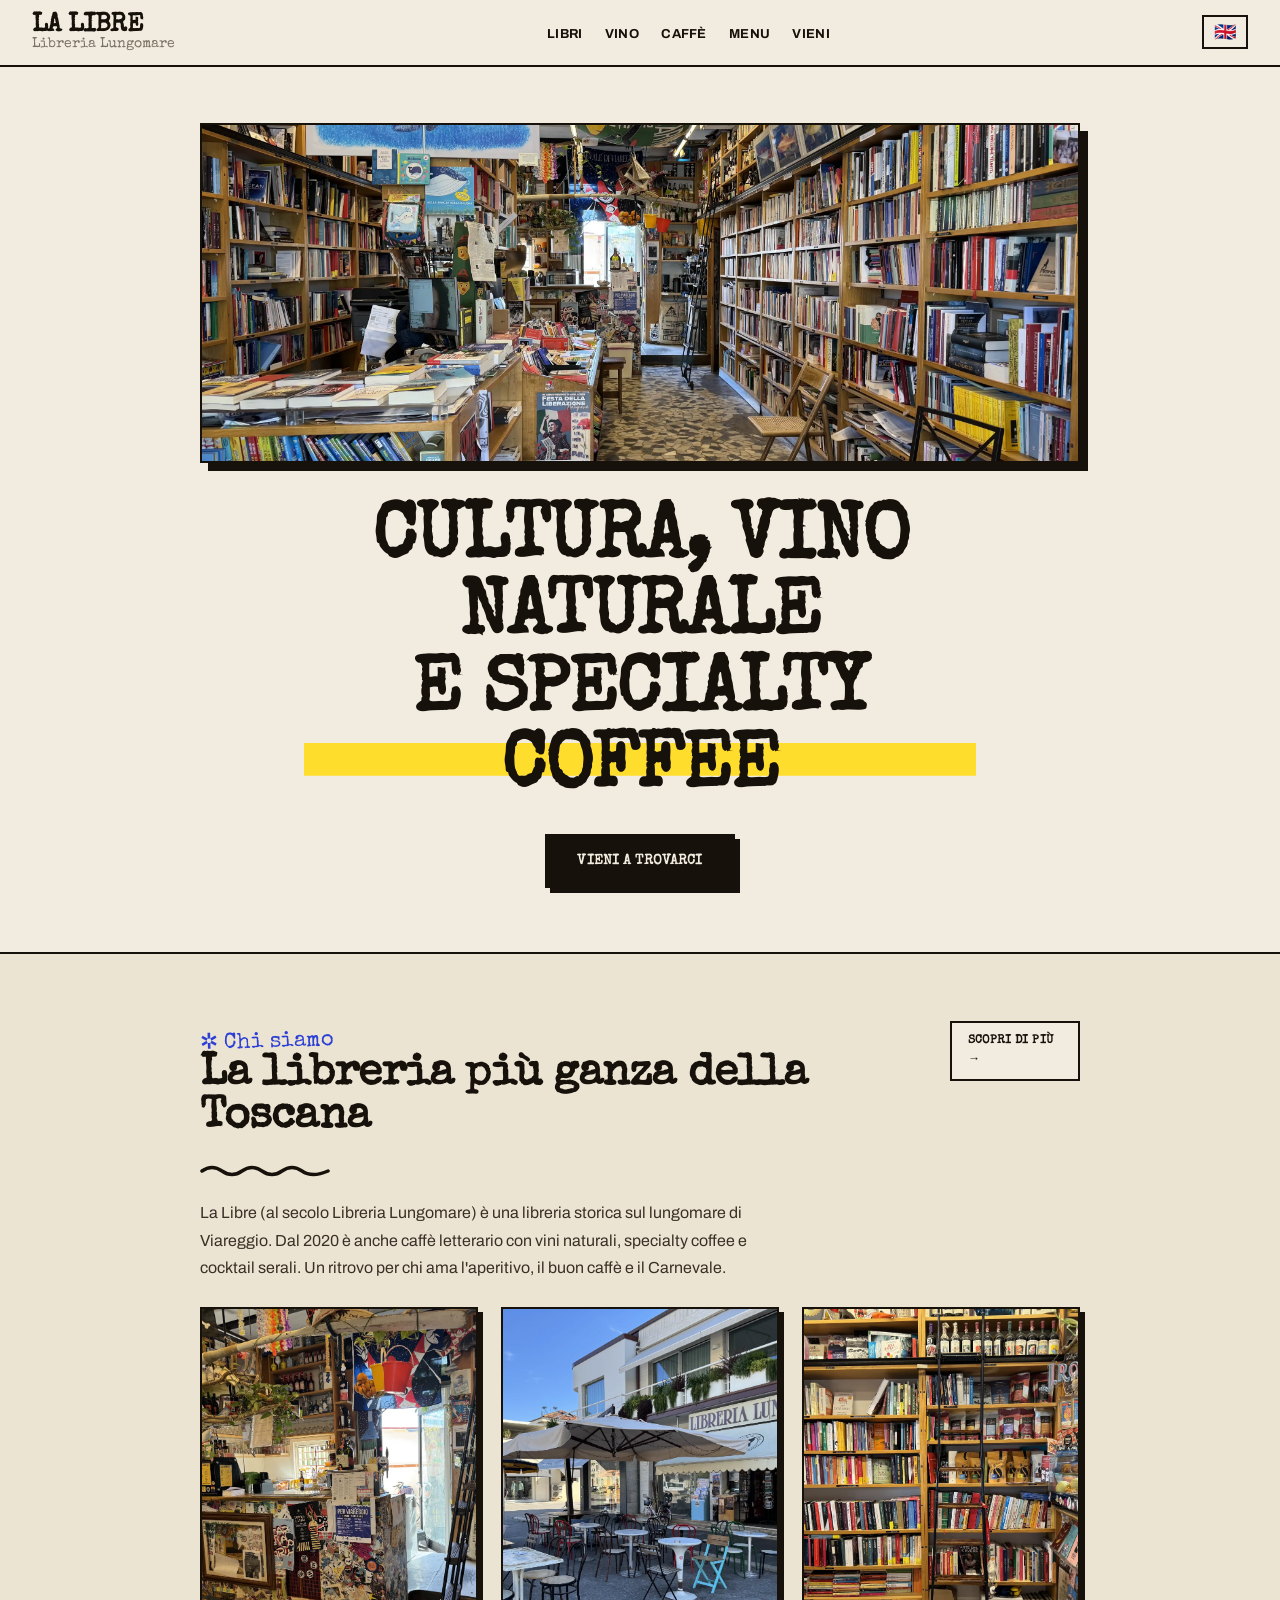
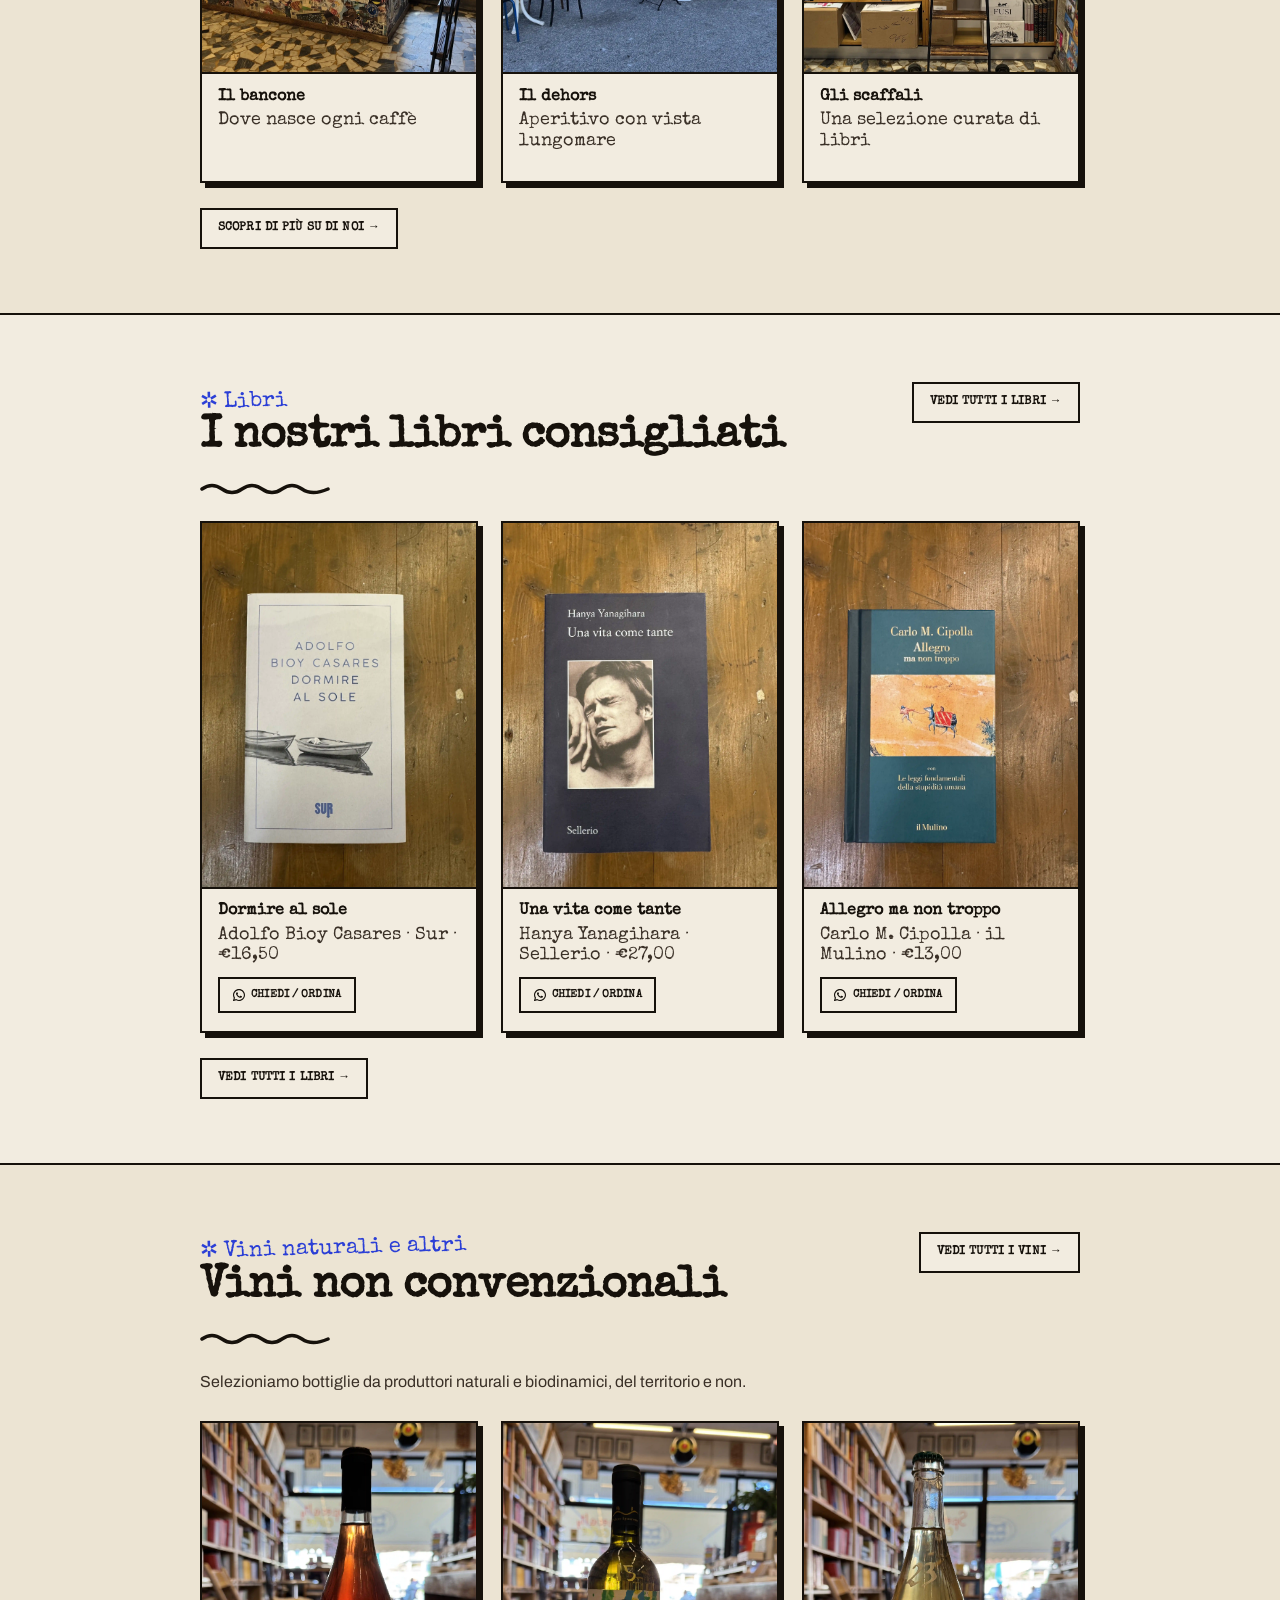
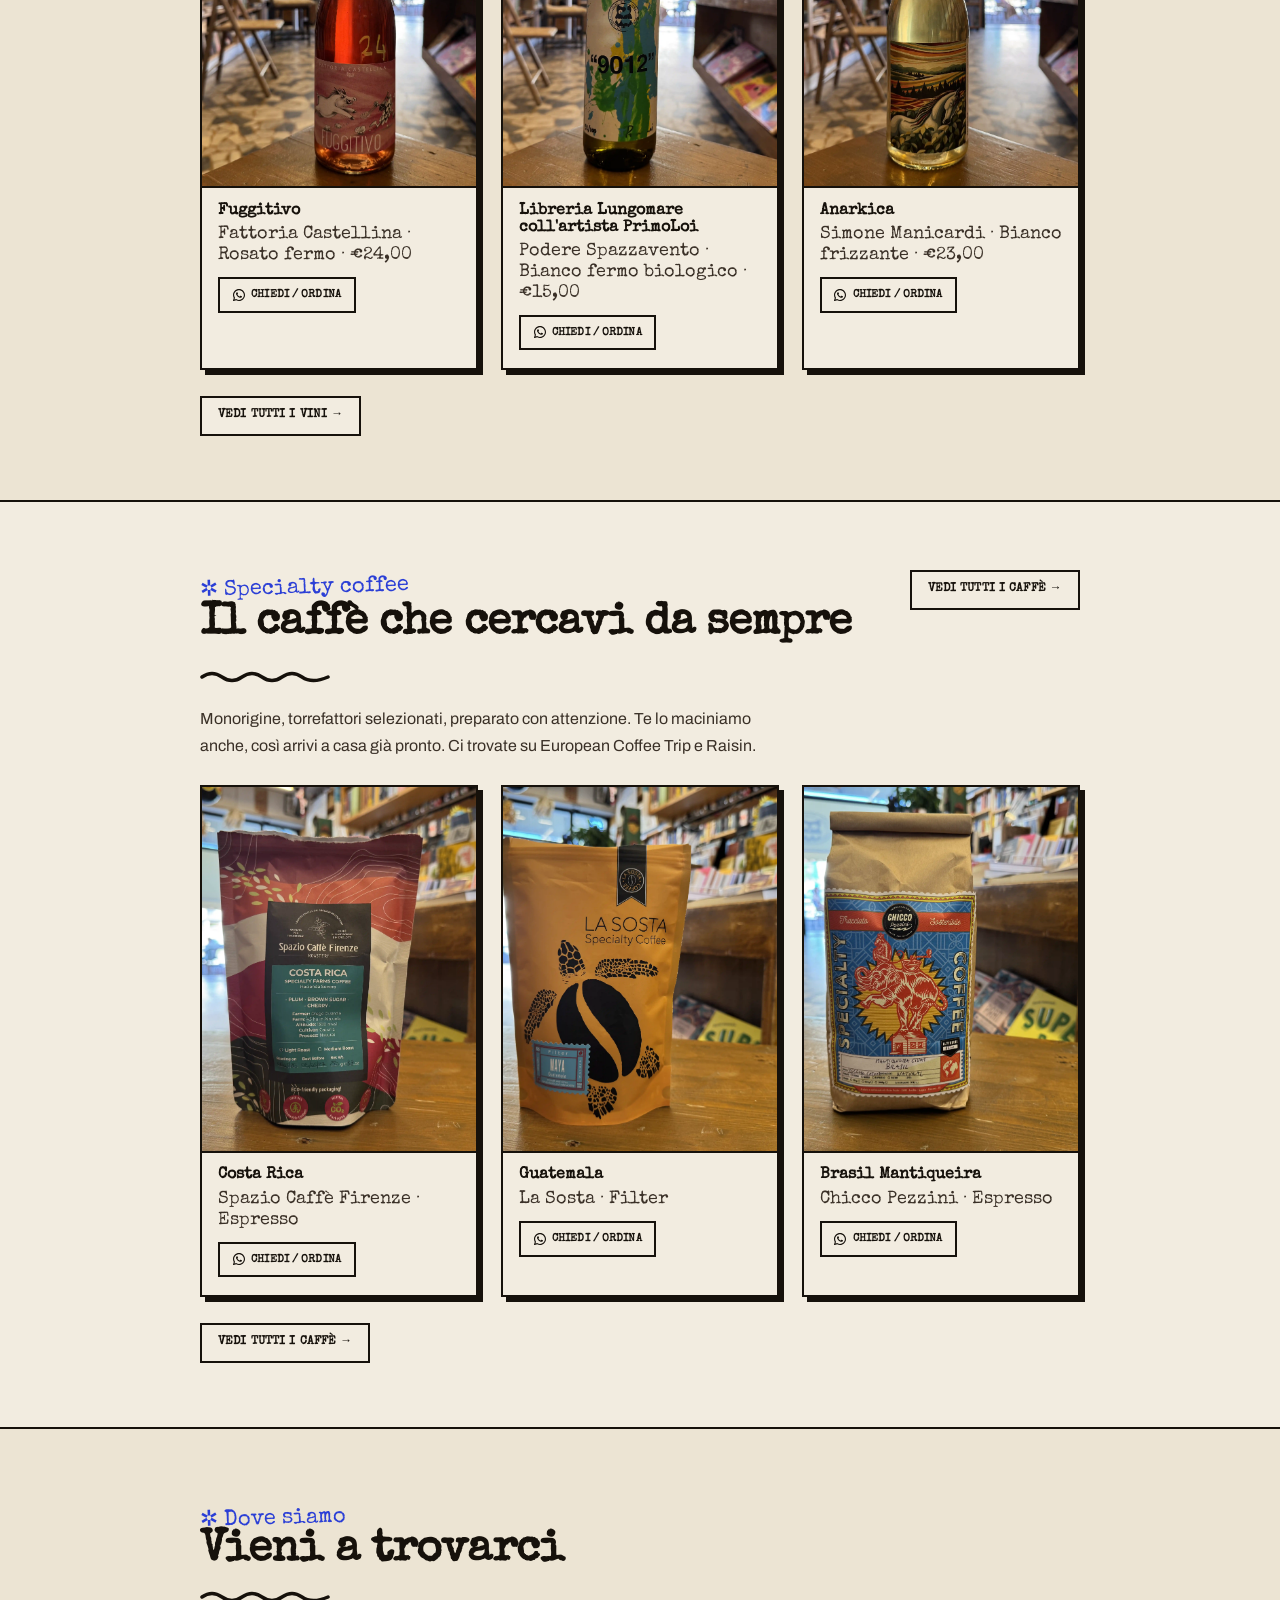
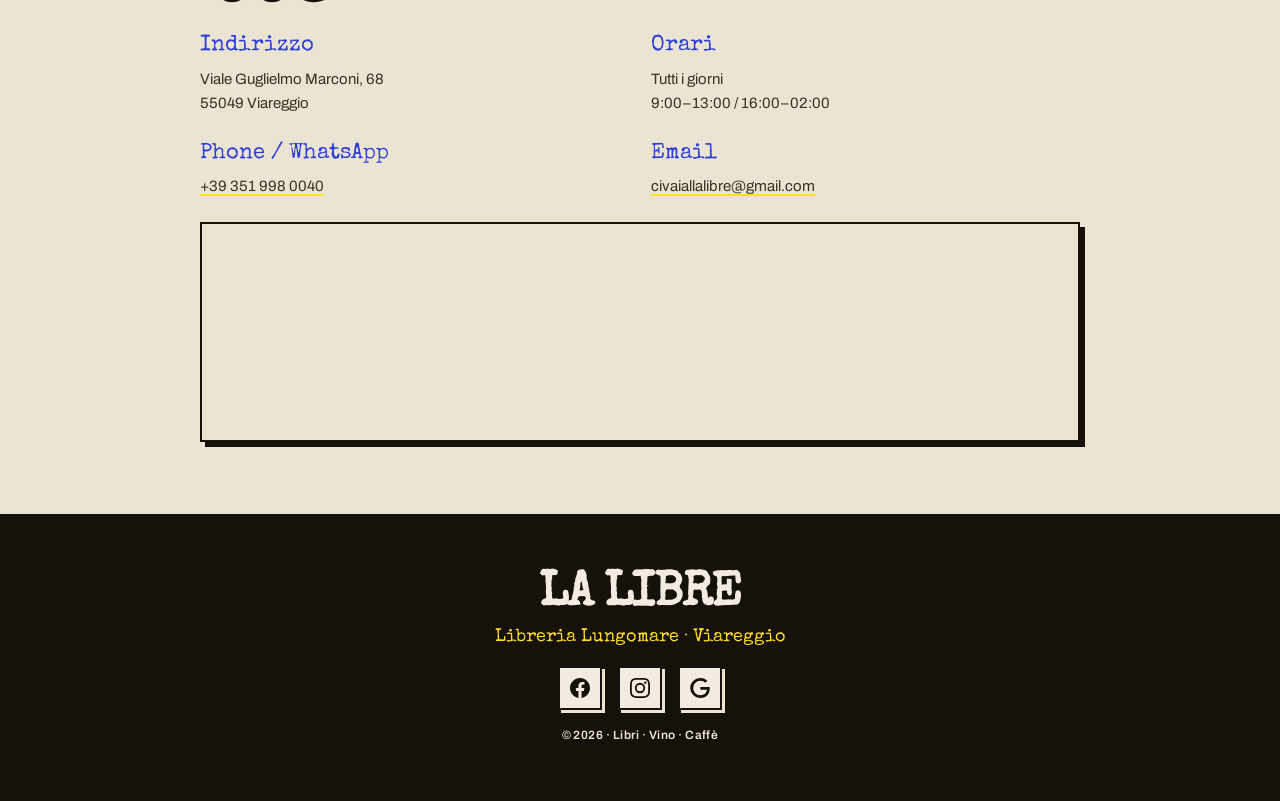
<file: index.html>
<!DOCTYPE html>
<html lang="it">
<head>
  <meta charset="UTF-8" />
  <meta name="viewport" content="width=device-width, initial-scale=1.0" />
  <title>La Libre. Cultura, Vino Naturale & Specialty Coffee a Viareggio</title>
  <meta name="description" content="La Libre (Libreria Lungomare) è una libreria storica sul lungomare di Viareggio. Vini naturali, specialty coffee e cocktail serali." />
  <link rel="preconnect" href="https://fonts.googleapis.com" />
  <link rel="preconnect" href="https://fonts.gstatic.com" crossorigin />
  <link href="https://fonts.googleapis.com/css2?family=Archivo:wght@400;500;600;700;800;900&family=Special+Elite&display=swap" rel="stylesheet" />
<link rel="stylesheet" href="lalibre.css" />
</head>
<body>

  <!-- NAV -->
  <nav>
    <a href="index.html" class="nav-logo">
      <span class="nav-logo-main">La Libre</span>
      <span class="nav-logo-sub">Libreria Lungomare</span>
    </a>
    <ul class="nav-links">
      <li><a href="books.html" data-it="Libri" data-en="Books">Libri</a></li>
      <li><a href="wine.html" data-it="Vino" data-en="Wine">Vino</a></li>
      <li><a href="coffee.html" data-it="Caffè" data-en="Coffee">Caffè</a></li>
      <li><a href="menu.html" data-it="Menu" data-en="Menu">Menu</a></li>
      <li><a href="#visit" data-it="Vieni" data-en="Visit">Vieni</a></li>
    </ul>
    <div class="nav-right">
      <button class="nav-lang" id="lang-toggle" title="Switch language">🇬🇧</button>
      <button class="burger" id="burger-toggle" aria-label="Menu" aria-expanded="false">
        <span></span><span></span><span></span>
      </button>
    </div>
  </nav>

  <div class="mobile-menu" id="mobile-menu">
    <a href="books.html" data-it="Libri" data-en="Books">Libri</a>
    <a href="wine.html" data-it="Vino" data-en="Wine">Vino</a>
    <a href="coffee.html" data-it="Caffè" data-en="Coffee">Caffè</a>
    <a href="#visit" data-it="Vieni" data-en="Visit">Vieni</a>
  </div>

  <!-- HERO -->
  <section class="hero">
    <div class="hero-img"><img loading="lazy" src="foto/dallentrata.webp" alt="La Libre sul lungomare di Viareggio" /></div>
    <h1 data-it="Cultura, vino naturale<br>e specialty coffee" data-en="Culture, natural wine<br>and specialty coffee">Cultura, vino naturale<br>e specialty coffee</h1>
    <a href="#visit" class="btn" data-it="Vieni a trovarci" data-en="Find us">Vieni a trovarci</a>
  </section>

  <!-- ABOUT -->
  <section id="about">
    <div class="section-inner">
      <div class="section-head">
        <div>
          <div class="eyebrow" data-it="Chi siamo" data-en="Who we are">Chi siamo</div>
          <h2 data-it="La libreria più ganza della Toscana" data-en="The coolest bookshop in Tuscany">La libreria più ganza della Toscana</h2>
        </div>
        <a href="about.html" class="see-all-top" data-it="Scopri di più →" data-en="Discover more →">Scopri di più →</a>
      </div>
      <div class="divider"></div>
      <p class="section-body" data-it="La Libre (al secolo Libreria Lungomare) è una libreria storica sul lungomare di Viareggio. Dal 2020 è anche caffè letterario con vini naturali, specialty coffee e cocktail serali. Un ritrovo per chi ama l'aperitivo, il buon caffè e il Carnevale." data-en="La Libre (formally Libreria Lungomare) is a historic bookshop on the seafront of Viareggio. Since 2020 it has also become a literary café with natural wines, specialty coffee and evening cocktails. A gathering place for those who love aperitivo, good coffee and the Viareggio Carnival.">
        La Libre (al secolo Libreria Lungomare) è una libreria storica sul lungomare di Viareggio. Dal 2020 è anche caffè letterario con vini naturali, specialty coffee e cocktail serali. Un ritrovo per chi ama l'aperitivo, il buon caffè e il Carnevale.
      </p>
      <div class="cards" id="about-cards"></div>
      <a href="about.html" class="see-all" data-it="Scopri di più su di noi →" data-en="Discover more about us →">Scopri di più su di noi →</a>
    </div>
  </section>

  <section id="books">
    <div class="section-inner">
      <div class="section-head">
        <div>
          <div class="eyebrow" data-it="Libri" data-en="Books">Libri</div>
          <h2 data-it="I nostri libri consigliati" data-en="Our recommended books">I nostri libri consigliati</h2>
        </div>
        <a href="books.html" class="see-all-top" data-it="Vedi tutti i libri →" data-en="See all books →">Vedi tutti i libri →</a>
      </div>
      <div class="divider"></div>
      <div class="cards" id="books-cards"></div>
      <a href="books.html" class="see-all" data-it="Vedi tutti i libri →" data-en="See all books →">Vedi tutti i libri →</a>
    </div>
  </section>

  <!-- WINE -->
  <section id="wine">
    <div class="section-inner">
      <div class="section-head">
        <div>
          <div class="eyebrow" data-it="Vini naturali e altri" data-en="Natural wine and others">Vino</div>
          <h2 data-it="Vini non convenzionali" data-en="Unconventional wines">Vini non convenzionali</h2>
        </div>
        <a href="wine.html" class="see-all-top" data-it="Vedi tutti i vini →" data-en="See all wines →">Vedi tutti i vini →</a>
      </div>
      <div class="divider"></div>
      <p class="section-body" data-it="Selezioniamo bottiglie da produttori naturali e biodinamici, del territorio e non." data-en="We select bottles from natural and biodynamic producers, local and beyond.">Selezioniamo bottiglie da produttori naturali e biodinamici, del territorio e non.</p>
      <div class="cards" id="wine-cards"></div>
      <a href="wine.html" class="see-all" data-it="Vedi tutti i vini →" data-en="See all wines →">Vedi tutti i vini →</a>
    </div>
  </section>

  <!-- COFFEE -->
  <section id="coffee">
    <div class="section-inner">
      <div class="section-head">
        <div>
          <div class="eyebrow" data-it="Specialty coffee" data-en="Specialty coffee">Specialty coffee</div>
          <h2 data-it="Il caffè che cercavi da sempre" data-en="The coffee you always wanted">Il caffè che cercavi da sempre</h2>
        </div>
        <a href="coffee.html" class="see-all-top" data-it="Vedi tutti i caffè →" data-en="See all coffees →">Vedi tutti i caffè →</a>
      </div>
      <div class="divider"></div>
      <p class="section-body" data-it="Monorigine, torrefattori selezionati, preparato con attenzione. Te lo maciniamo anche, così arrivi a casa già pronto. Ci trovate su European Coffee Trip e Raisin." data-en="Single-origin, selected roasters, brewed with care. We'll grind it for you too, take it home ready to brew. Find us on European Coffee Trip and Raisin.">Monorigine, torrefattori selezionati, preparato con attenzione. Te lo maciniamo anche, così arrivi a casa già pronto. Ci trovate su European Coffee Trip e Raisin.</p>
      <div class="cards" id="coffee-cards"></div>
      <a href="coffee.html" class="see-all" data-it="Vedi tutti i caffè →" data-en="See all coffees →">Vedi tutti i caffè →</a>
    </div>
  </section>

  <!-- VISIT -->
  <section id="visit">
    <div class="section-inner">
      <div class="eyebrow" data-it="Dove siamo" data-en="Find us">Dove siamo</div>
      <h2 data-it="Vieni a trovarci" data-en="Come and visit">Vieni a trovarci</h2>
      <div class="divider"></div>
      <div class="info-grid">
        <div class="info-item">
          <span class="info-label" data-it="Indirizzo" data-en="Address">Indirizzo</span>
          Viale Guglielmo Marconi, 68<br>55049 Viareggio
        </div>
        <div class="info-item">
          <span class="info-label" data-it="Orari" data-en="Hours">Orari</span>
          <span data-it="Tutti i giorni" data-en="Every day">Tutti i giorni</span><br>
          9:00–13:00 / 16:00–02:00
        </div>
        <div class="info-item">
          <span class="info-label">Phone / WhatsApp</span>
          <a href="tel:+393519980040" style="color:inherit;text-decoration:none;">+39 351 998 0040</a>
        </div>
        <div class="info-item">
          <span class="info-label">Email</span>
          <a href="mailto:civaiallalibre@gmail.com" style="color:inherit;text-decoration:none;">civaiallalibre@gmail.com</a>
        </div>
      </div>
      <iframe src="https://www.google.com/maps/embed?pb=!1m18!1m12!1m3!1d2876.0768328225317!2d10.235871875852617!3d43.87495967109236!2m3!1f0!2f0!3f0!3m2!1i1024!2i768!4f13.1!3m3!1m2!1s0x12d5a1ed3983cb67%3A0x3e65cf802dfb64c!2sViale%20Guglielmo%20Marconi%2C%2068%2C%2055049%20Viareggio%20LU!5e0!3m2!1sit!2sit!4v1781770397722!5m2!1sit!2sit" width="100%" height="220" style="border:0; border-radius:10px; margin-top:1.5rem;" allowfullscreen="" loading="lazy" referrerpolicy="no-referrer-when-downgrade"></iframe>
    </div>
  </section>

  <!-- FOOTER -->
  <footer>
    <div class="footer-logo">La Libre</div>
    <div class="footer-sub">Libreria Lungomare · Viareggio</div>
    <div class="footer-social">
      <a href="https://www.facebook.com/Civaicaffe/?locale=it_IT" target="_blank" rel="noopener" aria-label="Facebook">
        <svg xmlns="http://www.w3.org/2000/svg" viewBox="0 0 24 24" fill="currentColor"><path d="M24 12.073c0-6.627-5.373-12-12-12s-12 5.373-12 12c0 5.99 4.388 10.954 10.125 11.854v-8.385H7.078v-3.47h3.047V9.43c0-3.007 1.792-4.669 4.533-4.669 1.312 0 2.686.235 2.686.235v2.953H15.83c-1.491 0-1.956.925-1.956 1.874v2.25h3.328l-.532 3.47h-2.796v8.385C19.612 23.027 24 18.062 24 12.073z"/></svg>
      </a>
      <a href="https://www.instagram.com/CIVAI_ALLA_LIBRE" target="_blank" rel="noopener" aria-label="Instagram">
        <svg xmlns="http://www.w3.org/2000/svg" viewBox="0 0 24 24" fill="currentColor"><path d="M12 2.163c3.204 0 3.584.012 4.85.07 3.252.148 4.771 1.691 4.919 4.919.058 1.265.069 1.645.069 4.849 0 3.205-.012 3.584-.069 4.849-.149 3.225-1.664 4.771-4.919 4.919-1.266.058-1.644.07-4.85.07-3.204 0-3.584-.012-4.849-.07-3.26-.149-4.771-1.699-4.919-4.92-.058-1.265-.07-1.644-.07-4.849 0-3.204.013-3.583.07-4.849.149-3.227 1.664-4.771 4.919-4.919 1.266-.057 1.645-.069 4.849-.069zM12 0C8.741 0 8.333.014 7.053.072 2.695.272.273 2.69.073 7.052.014 8.333 0 8.741 0 12c0 3.259.014 3.668.072 4.948.2 4.358 2.618 6.78 6.98 6.98C8.333 23.986 8.741 24 12 24c3.259 0 3.668-.014 4.948-.072 4.354-.2 6.782-2.618 6.979-6.98.059-1.28.073-1.689.073-4.948 0-3.259-.014-3.667-.072-4.947-.196-4.354-2.617-6.78-6.979-6.98C15.668.014 15.259 0 12 0zm0 5.838a6.162 6.162 0 1 0 0 12.324 6.162 6.162 0 0 0 0-12.324zM12 16a4 4 0 1 1 0-8 4 4 0 0 1 0 8zm6.406-11.845a1.44 1.44 0 1 0 0 2.881 1.44 1.44 0 0 0 0-2.881z"/></svg>
      </a>
      <a href="https://www.google.com/searchviewer/10?svid=CAwSHRIbCgNwdnESFENnMHZaeTh4TVdaek5qWjZNMjVuGAo" target="_blank" rel="noopener" aria-label="Google">
        <svg xmlns="http://www.w3.org/2000/svg" viewBox="0 0 24 24" fill="currentColor"><path d="M12.48 10.92v3.28h7.84c-.24 1.84-.853 3.187-1.787 4.133-1.147 1.147-2.933 2.4-6.053 2.4-4.827 0-8.6-3.893-8.6-8.72s3.773-8.72 8.6-8.72c2.6 0 4.507 1.027 5.907 2.347l2.307-2.307C18.747 1.44 16.133 0 12.48 0 5.867 0 .307 5.387.307 12s5.56 12 12.173 12c3.573 0 6.267-1.173 8.373-3.36 2.16-2.16 2.84-5.213 2.84-7.667 0-.76-.053-1.467-.173-2.053H12.48z"/></svg>
      </a>
    </div>
    <p>© 2026 · Libri · Vino · Caffè</p>
  </footer>

  <script src="products.js"></script>
  <script src="site.js"></script>
  <script>
    const WA_ICON = `<svg xmlns="http://www.w3.org/2000/svg" width="12" height="12" viewBox="0 0 24 24" fill="currentColor"><path d="M17.472 14.382c-.297-.149-1.758-.867-2.03-.967-.273-.099-.471-.148-.67.15-.197.297-.767.966-.94 1.164-.173.199-.347.223-.644.075-.297-.15-1.255-.463-2.39-1.475-.883-.788-1.48-1.761-1.653-2.059-.173-.297-.018-.458.13-.606.134-.133.298-.347.446-.52.149-.174.198-.298.298-.497.099-.198.05-.371-.025-.52-.075-.149-.669-1.612-.916-2.207-.242-.579-.487-.5-.669-.51-.173-.008-.371-.01-.57-.01-.198 0-.52.074-.792.372-.272.297-1.04 1.016-1.04 2.479 0 1.462 1.065 2.875 1.213 3.074.149.198 2.096 3.2 5.077 4.487.709.306 1.262.489 1.694.625.712.227 1.36.195 1.871.118.571-.085 1.758-.719 2.006-1.413.248-.694.248-1.289.173-1.413-.074-.124-.272-.198-.57-.347z"/><path d="M12 0C5.373 0 0 5.373 0 12c0 2.126.553 4.122 1.523 5.855L.057 23.215a.75.75 0 0 0 .923.923l5.36-1.466A11.945 11.945 0 0 0 12 24c6.627 0 12-5.373 12-12S18.627 0 12 0zm0 21.75a9.694 9.694 0 0 1-4.98-1.371l-.356-.212-3.705 1.013 1.013-3.705-.212-.356A9.694 9.694 0 0 1 2.25 12C2.25 6.615 6.615 2.25 12 2.25S21.75 6.615 21.75 12 17.385 21.75 12 21.75z"/></svg>`;

    function renderCards(containerId, products, cat, showWaButton = true) {
      const container = document.getElementById(containerId);
      if (!container) return;
      products.slice(0, 3).forEach(p => {
        const waHtml = showWaButton ? `
            <a class="wa-btn" href="${waLink(p.title, cat)}" target="_blank" rel="noopener" onclick="event.stopPropagation()">
              ${WA_ICON} <span data-it="Chiedi / Ordina" data-en="Ask / Order">Chiedi / Ordina</span>
            </a>` : '';
        const card = document.createElement('div');
        card.className = 'card';
        card.innerHTML = `
          <div class="card-img"><img loading="lazy" src="${p.foto}" alt="${p.title}" /></div>
          <div class="card-body">
            <div class="card-title">${p.title}</div>
            <div class="card-sub">${p.sub}</div>
            ${waHtml}
          </div>`;
        card.addEventListener('click', () => {
          window.location.href = `detail.html?id=${p.id}&cat=${cat}&lang=${LaLibreSite.getLang()}`;
        });
        container.appendChild(card);
      });
    }

    renderCards('about-cards',  PRODUCTS.about,  'about', false);
    renderCards('books-cards',  PRODUCTS.books,  'books');
    renderCards('wine-cards',   PRODUCTS.wine,   'wine');
    renderCards('coffee-cards', PRODUCTS.coffee, 'coffee');

    // Re-apply translations/link language now that dynamic cards exist
    const lang = LaLibreSite.getLang();
    LaLibreSite.applyTranslations(lang);
    LaLibreSite.rewriteInternalLinks(lang);
  </script>

</body>
</html>
</file>
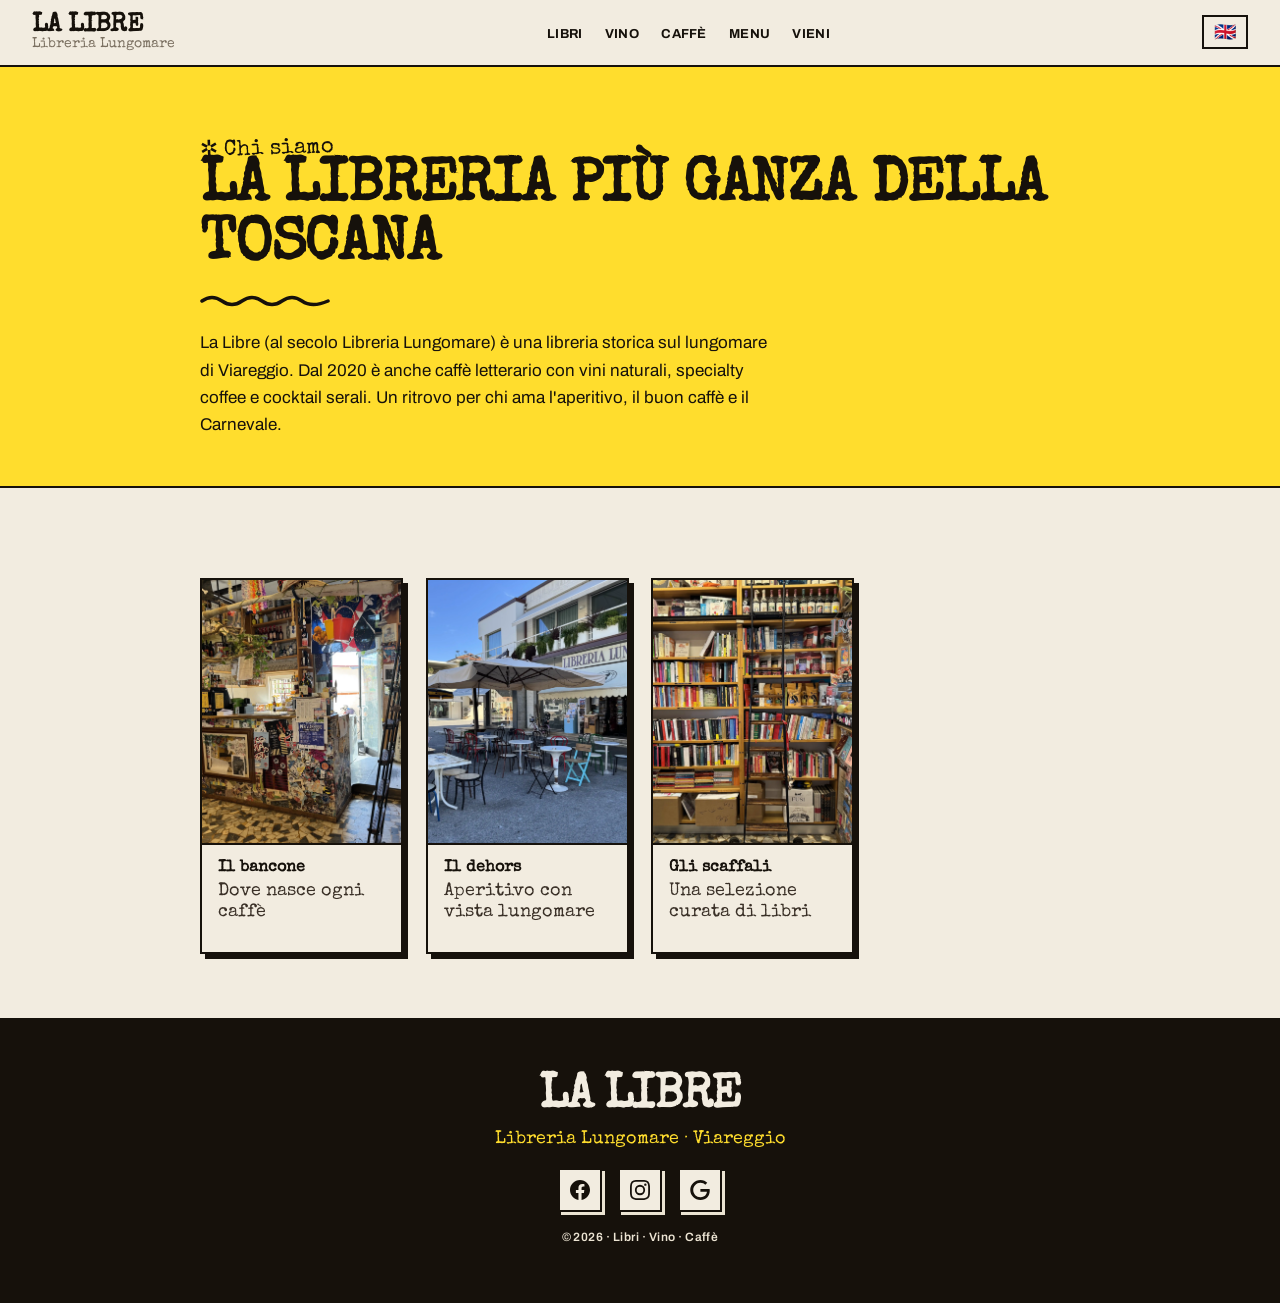
<file: about.html>
<!DOCTYPE html>
<html lang="it">
<head>
  <meta charset="UTF-8" />
  <meta name="viewport" content="width=device-width, initial-scale=1.0" />
  <title>Chi siamo. La Libre · Viareggio</title>
  <meta name="description" content="Scopri La Libre, libreria storica e caffè letterario sul lungomare di Viareggio." />
  <link rel="preconnect" href="https://fonts.googleapis.com" />
  <link rel="preconnect" href="https://fonts.gstatic.com" crossorigin />
  <link href="https://fonts.googleapis.com/css2?family=Archivo:wght@400;500;600;700;800;900&family=Special+Elite&display=swap" rel="stylesheet" />
<link rel="stylesheet" href="lalibre.css" />





</head>
<body>

  <nav>
    <a href="index.html" class="nav-logo">
      <span class="nav-logo-main">La Libre</span>
      <span class="nav-logo-sub">Libreria Lungomare</span>
    </a>
    <ul class="nav-links">
      <li><a href="books.html" data-it="Libri" data-en="Books">Libri</a></li>
      <li><a href="wine.html" data-it="Vino" data-en="Wine">Vino</a></li>
      <li><a href="coffee.html" data-it="Caffè" data-en="Coffee">Caffè</a></li>
      <li><a href="menu.html" data-it="Menu" data-en="Menu">Menu</a></li>
      <li><a href="index.html#visit" data-it="Vieni" data-en="Visit">Vieni</a></li>
    </ul>
    <div class="nav-right">
      <button class="nav-lang" id="lang-toggle" title="Switch language">🇬🇧</button>
      <button class="burger" id="burger-toggle" aria-label="Menu" aria-expanded="false">
        <span></span><span></span><span></span>
      </button>
    </div>
  </nav>

  <div class="mobile-menu" id="mobile-menu">
    <a href="books.html" data-it="Libri" data-en="Books">Libri</a>
    <a href="wine.html" data-it="Vino" data-en="Wine">Vino</a>
    <a href="coffee.html" data-it="Caffè" data-en="Coffee">Caffè</a>
    <a href="index.html#visit" data-it="Vieni" data-en="Visit">Vieni</a>
  </div>

  <div class="page-header">
    <div class="page-header-inner">
      <div class="eyebrow" data-it="Chi siamo" data-en="Who we are">Chi siamo</div>
      <h1 data-it="La libreria più ganza della Toscana" data-en="The coolest bookshop in Tuscany">La libreria più ganza della Toscana</h1>
      <div class="divider"></div>
      <p class="page-intro" data-it="La Libre (al secolo Libreria Lungomare) è una libreria storica sul lungomare di Viareggio. Dal 2020 è anche caffè letterario con vini naturali, specialty coffee e cocktail serali. Un ritrovo per chi ama l'aperitivo, il buon caffè e il Carnevale." data-en="La Libre (formally Libreria Lungomare) is a historic bookshop on the seafront of Viareggio. Since 2020 it has also become a literary café with natural wines, specialty coffee and evening cocktails. A gathering place for those who love aperitivo, good coffee and the Viareggio Carnival.">
        La Libre (al secolo Libreria Lungomare) è una libreria storica sul lungomare di Viareggio. Dal 2020 è anche caffè letterario con vini naturali, specialty coffee e cocktail serali. Un ritrovo per chi ama l'aperitivo, il buon caffè e il Carnevale.
      </p>
    </div>
  </div>

  <div class="content-section">
    <div class="content-inner">
      <div class="product-list" id="about-list"></div>
    </div>
  </div>

  <footer>
    <div class="footer-logo">La Libre</div>
    <div class="footer-sub">Libreria Lungomare · Viareggio</div>
    <div class="footer-social">
      <a href="https://www.facebook.com/Civaicaffe/?locale=it_IT" target="_blank" rel="noopener" aria-label="Facebook">
        <svg xmlns="http://www.w3.org/2000/svg" viewBox="0 0 24 24" fill="currentColor"><path d="M24 12.073c0-6.627-5.373-12-12-12s-12 5.373-12 12c0 5.99 4.388 10.954 10.125 11.854v-8.385H7.078v-3.47h3.047V9.43c0-3.007 1.792-4.669 4.533-4.669 1.312 0 2.686.235 2.686.235v2.953H15.83c-1.491 0-1.956.925-1.956 1.874v2.25h3.328l-.532 3.47h-2.796v8.385C19.612 23.027 24 18.062 24 12.073z"/></svg>
      </a>
      <a href="https://www.instagram.com/CIVAI_ALLA_LIBRE" target="_blank" rel="noopener" aria-label="Instagram">
        <svg xmlns="http://www.w3.org/2000/svg" viewBox="0 0 24 24" fill="currentColor"><path d="M12 2.163c3.204 0 3.584.012 4.85.07 3.252.148 4.771 1.691 4.919 4.919.058 1.265.069 1.645.069 4.849 0 3.205-.012 3.584-.069 4.849-.149 3.225-1.664 4.771-4.919 4.919-1.266.058-1.644.07-4.85.07-3.204 0-3.584-.012-4.849-.07-3.26-.149-4.771-1.699-4.919-4.92-.058-1.265-.07-1.644-.07-4.849 0-3.204.013-3.583.07-4.849.149-3.227 1.664-4.771 4.919-4.919 1.266-.057 1.645-.069 4.849-.069zM12 0C8.741 0 8.333.014 7.053.072 2.695.272.273 2.69.073 7.052.014 8.333 0 8.741 0 12c0 3.259.014 3.668.072 4.948.2 4.358 2.618 6.78 6.98 6.98C8.333 23.986 8.741 24 12 24c3.259 0 3.668-.014 4.948-.072 4.354-.2 6.782-2.618 6.979-6.98.059-1.28.073-1.689.073-4.948 0-3.259-.014-3.667-.072-4.947-.196-4.354-2.617-6.78-6.979-6.98C15.668.014 15.259 0 12 0zm0 5.838a6.162 6.162 0 1 0 0 12.324 6.162 6.162 0 0 0 0-12.324zM12 16a4 4 0 1 1 0-8 4 4 0 0 1 0 8zm6.406-11.845a1.44 1.44 0 1 0 0 2.881 1.44 1.44 0 0 0 0-2.881z"/></svg>
      </a>
      <a href="https://www.google.com/searchviewer/10?svid=CAwSHRIbCgNwdnESFENnMHZaeTh4TVdaek5qWjZNMjVuGAo" target="_blank" rel="noopener" aria-label="Google">
        <svg xmlns="http://www.w3.org/2000/svg" viewBox="0 0 24 24" fill="currentColor"><path d="M12.48 10.92v3.28h7.84c-.24 1.84-.853 3.187-1.787 4.133-1.147 1.147-2.933 2.4-6.053 2.4-4.827 0-8.6-3.893-8.6-8.72s3.773-8.72 8.6-8.72c2.6 0 4.507 1.027 5.907 2.347l2.307-2.307C18.747 1.44 16.133 0 12.48 0 5.867 0 .307 5.387.307 12s5.56 12 12.173 12c3.573 0 6.267-1.173 8.373-3.36 2.16-2.16 2.84-5.213 2.84-7.667 0-.76-.053-1.467-.173-2.053H12.48z"/></svg>
      </a>
    </div>
    <p>© 2026 · Libri · Vino · Caffè</p>
  </footer>

  <script src="products.js"></script>
  <script src="site.js"></script>
  <script>
    function buildAboutList() {
      const container = document.getElementById('about-list');
      PRODUCTS.about.forEach(p => {
        const card = document.createElement('div');
        card.className = 'card';
        card.innerHTML = `
          <div class="card-img"><img loading="lazy" src="${p.foto}" alt="${p.title}" /></div>
          <div class="card-body">
            <div class="card-title">${p.title}</div>
            <div class="card-sub">${p.sub}</div>
          </div>`;
        card.addEventListener('click', () => {
          window.location.href = `detail.html?id=${p.id}&cat=about&lang=${LaLibreSite.getLang()}`;
        });
        container.appendChild(card);
      });
    }

    buildAboutList();

    const lang = LaLibreSite.getLang();
    LaLibreSite.applyTranslations(lang);
    LaLibreSite.rewriteInternalLinks(lang);
  </script>
</body>
</html>
</file>
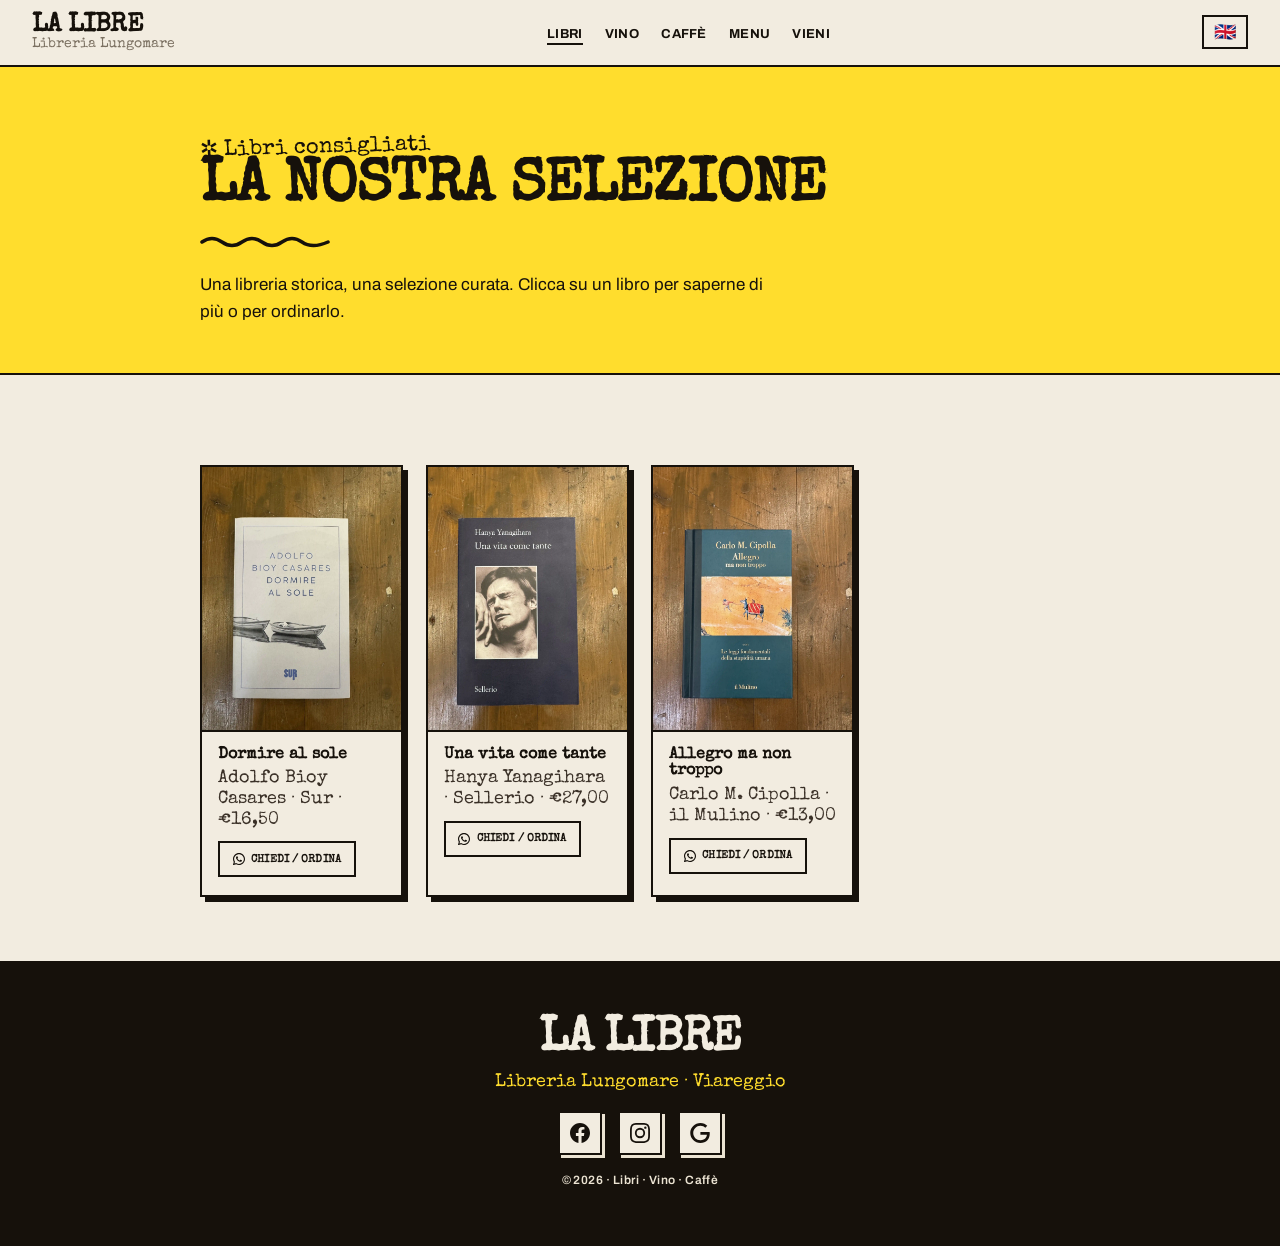
<file: books.html>
<!DOCTYPE html>
<html lang="it">
<head>
  <meta charset="UTF-8" />
  <meta name="viewport" content="width=device-width, initial-scale=1.0" />
  <title>Libri. La Libre · Viareggio</title>
  <meta name="description" content="I libri consigliati da La Libre, libreria storica sul lungomare di Viareggio." />
  <link rel="preconnect" href="https://fonts.googleapis.com" />
  <link rel="preconnect" href="https://fonts.gstatic.com" crossorigin />
  <link href="https://fonts.googleapis.com/css2?family=Archivo:wght@400;500;600;700;800;900&family=Special+Elite&display=swap" rel="stylesheet" />
<link rel="stylesheet" href="lalibre.css" />
</head>
<body>

  <nav>
    <a href="index.html" class="nav-logo">
      <span class="nav-logo-main">La Libre</span>
      <span class="nav-logo-sub">Libreria Lungomare</span>
    </a>
    <ul class="nav-links">
      <li><a href="books.html" class="active" data-it="Libri" data-en="Books">Libri</a></li>
      <li><a href="wine.html" data-it="Vino" data-en="Wine">Vino</a></li>
      <li><a href="coffee.html" data-it="Caffè" data-en="Coffee">Caffè</a></li>
      <li><a href="menu.html" data-it="Menu" data-en="Menu">Menu</a></li>
      <li><a href="index.html#visit" data-it="Vieni" data-en="Visit">Vieni</a></li>
    </ul>
    <div class="nav-right">
      <button class="nav-lang" id="lang-toggle" title="Switch language">🇬🇧</button>
      <button class="burger" id="burger-toggle" aria-label="Menu" aria-expanded="false">
        <span></span><span></span><span></span>
      </button>
    </div>
  </nav>

  <div class="mobile-menu" id="mobile-menu">
    <a href="books.html" data-it="Libri" data-en="Books">Libri</a>
    <a href="wine.html" data-it="Vino" data-en="Wine">Vino</a>
    <a href="coffee.html" data-it="Caffè" data-en="Coffee">Caffè</a>
    <a href="index.html#visit" data-it="Vieni" data-en="Visit">Vieni</a>
  </div>

  <div class="page-header">
    <div class="page-header-inner">
      <div class="eyebrow" data-it="Libri consigliati" data-en="Recommended books">Libri consigliati</div>
      <h1 data-it="La nostra selezione" data-en="Our selection">La nostra selezione</h1>
      <div class="divider"></div>
      <p class="page-intro" data-it="Una libreria storica, una selezione curata. Clicca su un libro per saperne di più o per ordinarlo." data-en="A historic bookshop, a curated selection. Click on a book to find out more or to order it.">
        Una libreria storica, una selezione curata. Clicca su un libro per saperne di più o per ordinarlo.
      </p>
    </div>
  </div>

  <div class="list-section">
    <div class="list-inner">
      <div class="product-list" id="books-list"></div>
    </div>
  </div>

  <footer>
    <div class="footer-logo">La Libre</div>
    <div class="footer-sub">Libreria Lungomare · Viareggio</div>
    <div class="footer-social">
      <a href="https://www.facebook.com/Civaicaffe/?locale=it_IT" target="_blank" rel="noopener" aria-label="Facebook">
        <svg xmlns="http://www.w3.org/2000/svg" viewBox="0 0 24 24" fill="currentColor"><path d="M24 12.073c0-6.627-5.373-12-12-12s-12 5.373-12 12c0 5.99 4.388 10.954 10.125 11.854v-8.385H7.078v-3.47h3.047V9.43c0-3.007 1.792-4.669 4.533-4.669 1.312 0 2.686.235 2.686.235v2.953H15.83c-1.491 0-1.956.925-1.956 1.874v2.25h3.328l-.532 3.47h-2.796v8.385C19.612 23.027 24 18.062 24 12.073z"/></svg>
      </a>
      <a href="https://www.instagram.com/CIVAI_ALLA_LIBRE" target="_blank" rel="noopener" aria-label="Instagram">
        <svg xmlns="http://www.w3.org/2000/svg" viewBox="0 0 24 24" fill="currentColor"><path d="M12 2.163c3.204 0 3.584.012 4.85.07 3.252.148 4.771 1.691 4.919 4.919.058 1.265.069 1.645.069 4.849 0 3.205-.012 3.584-.069 4.849-.149 3.225-1.664 4.771-4.919 4.919-1.266.058-1.644.07-4.85.07-3.204 0-3.584-.012-4.849-.07-3.26-.149-4.771-1.699-4.919-4.92-.058-1.265-.07-1.644-.07-4.849 0-3.204.013-3.583.07-4.849.149-3.227 1.664-4.771 4.919-4.919 1.266-.057 1.645-.069 4.849-.069zM12 0C8.741 0 8.333.014 7.053.072 2.695.272.273 2.69.073 7.052.014 8.333 0 8.741 0 12c0 3.259.014 3.668.072 4.948.2 4.358 2.618 6.78 6.98 6.98C8.333 23.986 8.741 24 12 24c3.259 0 3.668-.014 4.948-.072 4.354-.2 6.782-2.618 6.979-6.98.059-1.28.073-1.689.073-4.948 0-3.259-.014-3.667-.072-4.947-.196-4.354-2.617-6.78-6.979-6.98C15.668.014 15.259 0 12 0zm0 5.838a6.162 6.162 0 1 0 0 12.324 6.162 6.162 0 0 0 0-12.324zM12 16a4 4 0 1 1 0-8 4 4 0 0 1 0 8zm6.406-11.845a1.44 1.44 0 1 0 0 2.881 1.44 1.44 0 0 0 0-2.881z"/></svg>
      </a>
      <a href="https://www.google.com/searchviewer/10?svid=CAwSHRIbCgNwdnESFENnMHZaeTh4TVdaek5qWjZNMjVuGAo" target="_blank" rel="noopener" aria-label="Google">
        <svg xmlns="http://www.w3.org/2000/svg" viewBox="0 0 24 24" fill="currentColor"><path d="M12.48 10.92v3.28h7.84c-.24 1.84-.853 3.187-1.787 4.133-1.147 1.147-2.933 2.4-6.053 2.4-4.827 0-8.6-3.893-8.6-8.72s3.773-8.72 8.6-8.72c2.6 0 4.507 1.027 5.907 2.347l2.307-2.307C18.747 1.44 16.133 0 12.48 0 5.867 0 .307 5.387.307 12s5.56 12 12.173 12c3.573 0 6.267-1.173 8.373-3.36 2.16-2.16 2.84-5.213 2.84-7.667 0-.76-.053-1.467-.173-2.053H12.48z"/></svg>
      </a>
    </div>
    <p>© 2026 · Libri · Vino · Caffè</p>
  </footer>

  <script src="products.js"></script>
  <script src="site.js"></script>
  <script>
    const WA_ICON = `<svg xmlns="http://www.w3.org/2000/svg" width="12" height="12" viewBox="0 0 24 24" fill="currentColor"><path d="M17.472 14.382c-.297-.149-1.758-.867-2.03-.967-.273-.099-.471-.148-.67.15-.197.297-.767.966-.94 1.164-.173.199-.347.223-.644.075-.297-.15-1.255-.463-2.39-1.475-.883-.788-1.48-1.761-1.653-2.059-.173-.297-.018-.458.13-.606.134-.133.298-.347.446-.52.149-.174.198-.298.298-.497.099-.198.05-.371-.025-.52-.075-.149-.669-1.612-.916-2.207-.242-.579-.487-.5-.669-.51-.173-.008-.371-.01-.57-.01-.198 0-.52.074-.792.372-.272.297-1.04 1.016-1.04 2.479 0 1.462 1.065 2.875 1.213 3.074.149.198 2.096 3.2 5.077 4.487.709.306 1.262.489 1.694.625.712.227 1.36.195 1.871.118.571-.085 1.758-.719 2.006-1.413.248-.694.248-1.289.173-1.413-.074-.124-.272-.198-.57-.347z"/><path d="M12 0C5.373 0 0 5.373 0 12c0 2.126.553 4.122 1.523 5.855L.057 23.215a.75.75 0 0 0 .923.923l5.36-1.466A11.945 11.945 0 0 0 12 24c6.627 0 12-5.373 12-12S18.627 0 12 0zm0 21.75a9.694 9.694 0 0 1-4.98-1.371l-.356-.212-3.705 1.013 1.013-3.705-.212-.356A9.694 9.694 0 0 1 2.25 12C2.25 6.615 6.615 2.25 12 2.25S21.75 6.615 21.75 12 17.385 21.75 12 21.75z"/></svg>`;

    function buildBooksList() {
      const container = document.getElementById('books-list');
      PRODUCTS.books.forEach(p => {
        const wa = waLink(p.title, 'books');
        const card = document.createElement('div');
        card.className = 'card';
        card.innerHTML = `
          <div class="card-img"><img loading="lazy" src="${p.foto}" alt="${p.title}" /></div>
          <div class="card-body">
            <div class="card-title">${p.title}</div>
            <div class="card-sub">${p.sub}</div>
            <a class="wa-btn" href="${wa}" target="_blank" rel="noopener" onclick="event.stopPropagation()">
              ${WA_ICON} <span data-it="Chiedi / Ordina" data-en="Ask / Order">Chiedi / Ordina</span>
            </a>
          </div>`;
        card.addEventListener('click', () => {
          window.location.href = `detail.html?id=${p.id}&cat=books&lang=${LaLibreSite.getLang()}`;
        });
        container.appendChild(card);
      });
    }

    buildBooksList();

    const lang = LaLibreSite.getLang();
    LaLibreSite.applyTranslations(lang);
    LaLibreSite.rewriteInternalLinks(lang);
  </script>
</body>
</html>
</file>
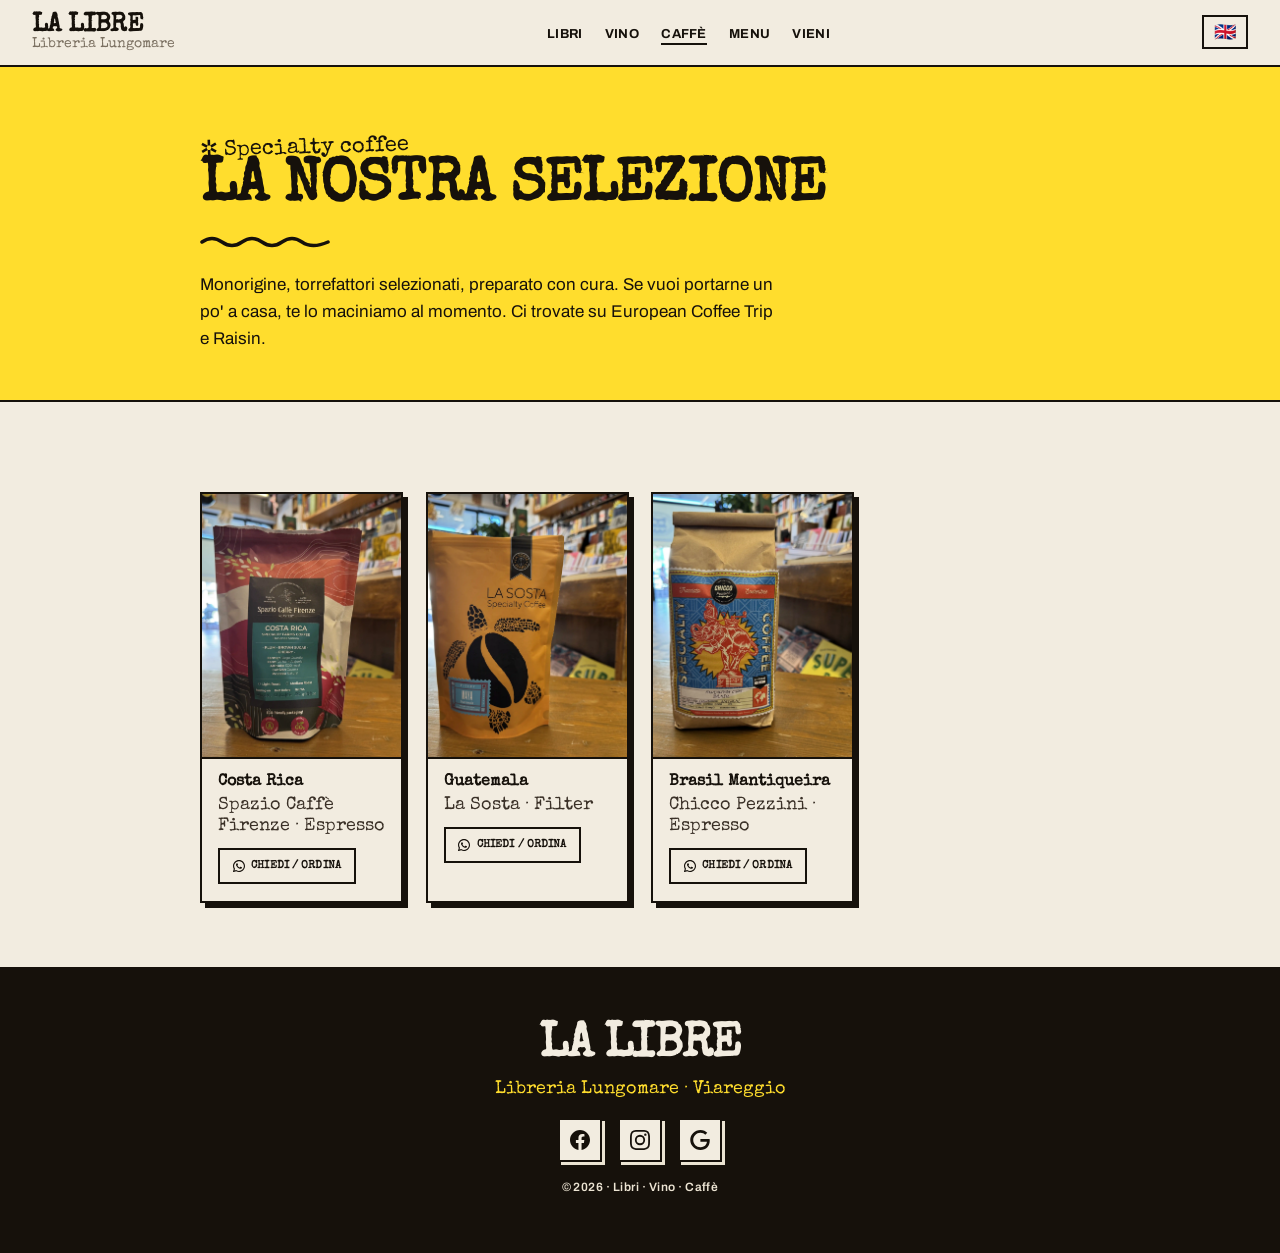
<file: coffee.html>
<!DOCTYPE html>
<html lang="it">
<head>
  <meta charset="UTF-8" />
  <meta name="viewport" content="width=device-width, initial-scale=1.0" />
  <title>Caffè. La Libre · Viareggio</title>
  <meta name="description" content="La selezione di specialty coffee di La Libre, Viareggio." />
  <link rel="preconnect" href="https://fonts.googleapis.com" />
  <link rel="preconnect" href="https://fonts.gstatic.com" crossorigin />
  <link href="https://fonts.googleapis.com/css2?family=Archivo:wght@400;500;600;700;800;900&family=Special+Elite&display=swap" rel="stylesheet" />
<link rel="stylesheet" href="lalibre.css" />
</head>
<body>

  <nav>
    <a href="index.html" class="nav-logo">
      <span class="nav-logo-main">La Libre</span>
      <span class="nav-logo-sub">Libreria Lungomare</span>
    </a>
    <ul class="nav-links">
      <li><a href="books.html" data-it="Libri" data-en="Books">Libri</a></li>
      <li><a href="wine.html" data-it="Vino" data-en="Wine">Vino</a></li>
      <li><a href="coffee.html" class="active" data-it="Caffè" data-en="Coffee">Caffè</a></li>
      <li><a href="menu.html" data-it="Menu" data-en="Menu">Menu</a></li>
      <li><a href="index.html#visit" data-it="Vieni" data-en="Visit">Vieni</a></li>
    </ul>
    <div class="nav-right">
      <button class="nav-lang" id="lang-toggle" title="Switch language">🇬🇧</button>
      <button class="burger" id="burger-toggle" aria-label="Menu" aria-expanded="false">
        <span></span><span></span><span></span>
      </button>
    </div>
  </nav>

  <div class="mobile-menu" id="mobile-menu">
    <a href="books.html" data-it="Libri" data-en="Books">Libri</a>
    <a href="wine.html" data-it="Vino" data-en="Wine">Vino</a>
    <a href="coffee.html" data-it="Caffè" data-en="Coffee">Caffè</a>
    <a href="index.html#visit" data-it="Vieni" data-en="Visit">Vieni</a>
  </div>

  <div class="page-header">
    <div class="page-header-inner">
      <div class="eyebrow" data-it="Specialty coffee" data-en="Specialty coffee">Specialty coffee</div>
      <h1 data-it="La nostra selezione" data-en="Our selection">La nostra selezione</h1>
      <div class="divider"></div>
      <p class="page-intro" data-it="Monorigine, torrefattori selezionati, preparato con cura. Se vuoi portarne un po' a casa, te lo maciniamo al momento. Ci trovate su European Coffee Trip e Raisin." data-en="Single-origin, selected roasters, brewed with care. If you want to take some home, we'll grind it to order. Find us on European Coffee Trip and Raisin.">
        Monorigine, torrefattori selezionati, preparato con cura. Se vuoi portarne un po' a casa, te lo maciniamo al momento. Ci trovate su European Coffee Trip e Raisin.
      </p>
    </div>
  </div>

  <div class="list-section">
    <div class="list-inner">
      <div class="product-list" id="coffee-list"></div>
    </div>
  </div>

  <footer>
    <div class="footer-logo">La Libre</div>
    <div class="footer-sub">Libreria Lungomare · Viareggio</div>
    <div class="footer-social">
      <a href="https://www.facebook.com/Civaicaffe/?locale=it_IT" target="_blank" rel="noopener" aria-label="Facebook">
        <svg xmlns="http://www.w3.org/2000/svg" viewBox="0 0 24 24" fill="currentColor"><path d="M24 12.073c0-6.627-5.373-12-12-12s-12 5.373-12 12c0 5.99 4.388 10.954 10.125 11.854v-8.385H7.078v-3.47h3.047V9.43c0-3.007 1.792-4.669 4.533-4.669 1.312 0 2.686.235 2.686.235v2.953H15.83c-1.491 0-1.956.925-1.956 1.874v2.25h3.328l-.532 3.47h-2.796v8.385C19.612 23.027 24 18.062 24 12.073z"/></svg>
      </a>
      <a href="https://www.instagram.com/CIVAI_ALLA_LIBRE" target="_blank" rel="noopener" aria-label="Instagram">
        <svg xmlns="http://www.w3.org/2000/svg" viewBox="0 0 24 24" fill="currentColor"><path d="M12 2.163c3.204 0 3.584.012 4.85.07 3.252.148 4.771 1.691 4.919 4.919.058 1.265.069 1.645.069 4.849 0 3.205-.012 3.584-.069 4.849-.149 3.225-1.664 4.771-4.919 4.919-1.266.058-1.644.07-4.85.07-3.204 0-3.584-.012-4.849-.07-3.26-.149-4.771-1.699-4.919-4.92-.058-1.265-.07-1.644-.07-4.849 0-3.204.013-3.583.07-4.849.149-3.227 1.664-4.771 4.919-4.919 1.266-.057 1.645-.069 4.849-.069zM12 0C8.741 0 8.333.014 7.053.072 2.695.272.273 2.69.073 7.052.014 8.333 0 8.741 0 12c0 3.259.014 3.668.072 4.948.2 4.358 2.618 6.78 6.98 6.98C8.333 23.986 8.741 24 12 24c3.259 0 3.668-.014 4.948-.072 4.354-.2 6.782-2.618 6.979-6.98.059-1.28.073-1.689.073-4.948 0-3.259-.014-3.667-.072-4.947-.196-4.354-2.617-6.78-6.979-6.98C15.668.014 15.259 0 12 0zm0 5.838a6.162 6.162 0 1 0 0 12.324 6.162 6.162 0 0 0 0-12.324zM12 16a4 4 0 1 1 0-8 4 4 0 0 1 0 8zm6.406-11.845a1.44 1.44 0 1 0 0 2.881 1.44 1.44 0 0 0 0-2.881z"/></svg>
      </a>
      <a href="https://www.google.com/searchviewer/10?svid=CAwSHRIbCgNwdnESFENnMHZaeTh4TVdaek5qWjZNMjVuGAo" target="_blank" rel="noopener" aria-label="Google">
        <svg xmlns="http://www.w3.org/2000/svg" viewBox="0 0 24 24" fill="currentColor"><path d="M12.48 10.92v3.28h7.84c-.24 1.84-.853 3.187-1.787 4.133-1.147 1.147-2.933 2.4-6.053 2.4-4.827 0-8.6-3.893-8.6-8.72s3.773-8.72 8.6-8.72c2.6 0 4.507 1.027 5.907 2.347l2.307-2.307C18.747 1.44 16.133 0 12.48 0 5.867 0 .307 5.387.307 12s5.56 12 12.173 12c3.573 0 6.267-1.173 8.373-3.36 2.16-2.16 2.84-5.213 2.84-7.667 0-.76-.053-1.467-.173-2.053H12.48z"/></svg>
      </a>
    </div>
    <p>© 2026 · Libri · Vino · Caffè</p>
  </footer>

  <script src="products.js"></script>
  <script src="site.js"></script>
  <script>
    const WA_ICON = `<svg xmlns="http://www.w3.org/2000/svg" width="12" height="12" viewBox="0 0 24 24" fill="currentColor"><path d="M17.472 14.382c-.297-.149-1.758-.867-2.03-.967-.273-.099-.471-.148-.67.15-.197.297-.767.966-.94 1.164-.173.199-.347.223-.644.075-.297-.15-1.255-.463-2.39-1.475-.883-.788-1.48-1.761-1.653-2.059-.173-.297-.018-.458.13-.606.134-.133.298-.347.446-.52.149-.174.198-.298.298-.497.099-.198.05-.371-.025-.52-.075-.149-.669-1.612-.916-2.207-.242-.579-.487-.5-.669-.51-.173-.008-.371-.01-.57-.01-.198 0-.52.074-.792.372-.272.297-1.04 1.016-1.04 2.479 0 1.462 1.065 2.875 1.213 3.074.149.198 2.096 3.2 5.077 4.487.709.306 1.262.489 1.694.625.712.227 1.36.195 1.871.118.571-.085 1.758-.719 2.006-1.413.248-.694.248-1.289.173-1.413-.074-.124-.272-.198-.57-.347z"/><path d="M12 0C5.373 0 0 5.373 0 12c0 2.126.553 4.122 1.523 5.855L.057 23.215a.75.75 0 0 0 .923.923l5.36-1.466A11.945 11.945 0 0 0 12 24c6.627 0 12-5.373 12-12S18.627 0 12 0zm0 21.75a9.694 9.694 0 0 1-4.98-1.371l-.356-.212-3.705 1.013 1.013-3.705-.212-.356A9.694 9.694 0 0 1 2.25 12C2.25 6.615 6.615 2.25 12 2.25S21.75 6.615 21.75 12 17.385 21.75 12 21.75z"/></svg>`;

    function buildCoffeeList() {
      const container = document.getElementById('coffee-list');
      PRODUCTS.coffee.forEach(p => {
        const wa = waLink(p.title, 'coffee');
        const card = document.createElement('div');
        card.className = 'card';
        card.innerHTML = `
          <div class="card-img"><img loading="lazy" src="${p.foto}" alt="${p.title}" /></div>
          <div class="card-body">
            <div class="card-title">${p.title}</div>
            <div class="card-sub">${p.sub}</div>
            <a class="wa-btn" href="${wa}" target="_blank" rel="noopener" onclick="event.stopPropagation()">
              ${WA_ICON} <span data-it="Chiedi / Ordina" data-en="Ask / Order">Chiedi / Ordina</span>
            </a>
          </div>`;
        card.addEventListener('click', () => {
          window.location.href = `detail.html?id=${p.id}&cat=coffee&lang=${LaLibreSite.getLang()}`;
        });
        container.appendChild(card);
      });
    }

    buildCoffeeList();

    const lang = LaLibreSite.getLang();
    LaLibreSite.applyTranslations(lang);
    LaLibreSite.rewriteInternalLinks(lang);
  </script>
</body>
</html>
</file>
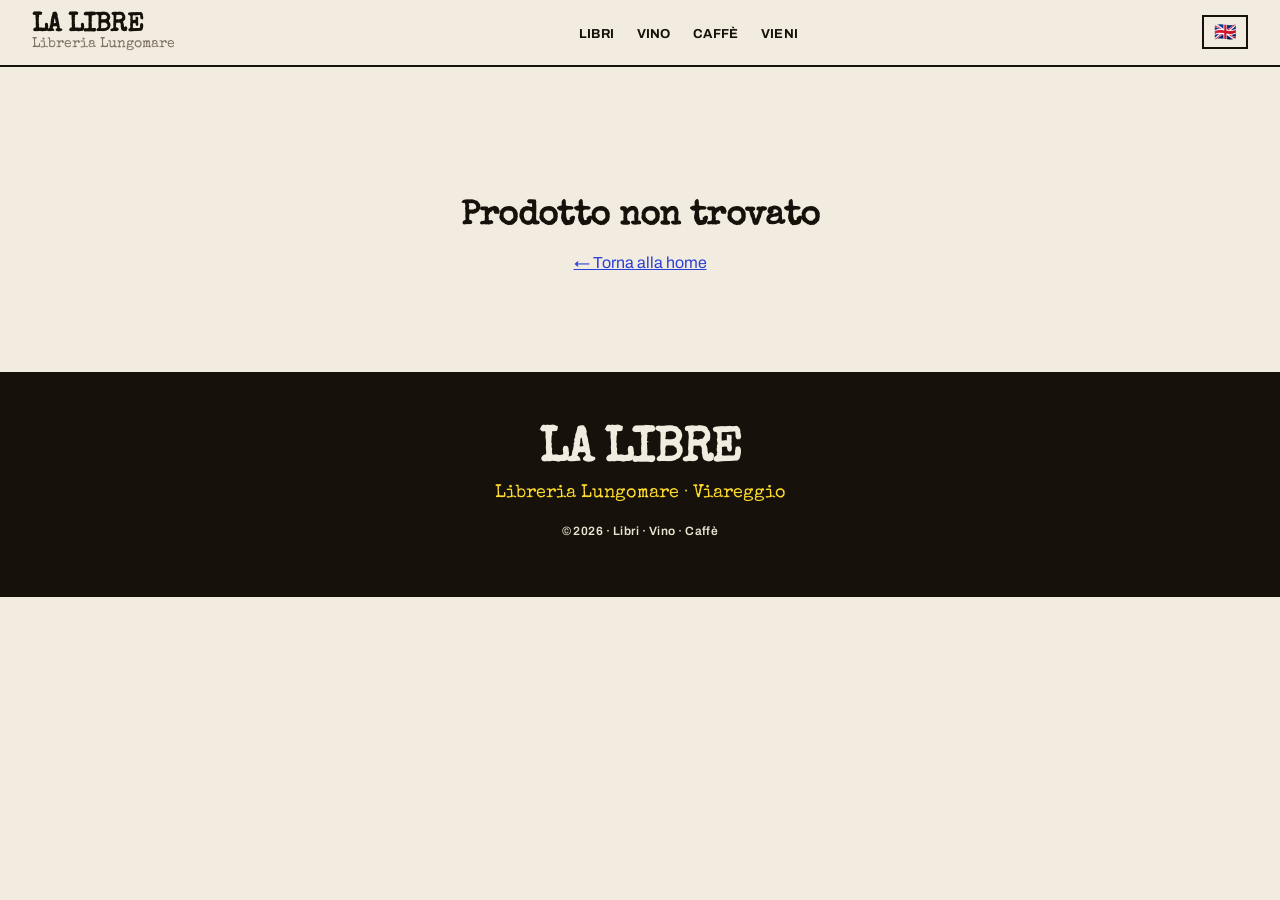
<file: detail.html>
<!DOCTYPE html>
<html lang="it">
<head>
  <meta charset="UTF-8" />
  <meta name="viewport" content="width=device-width, initial-scale=1.0" />
  <title>La Libre · Viareggio</title>
  <link rel="preconnect" href="https://fonts.googleapis.com" />
  <link rel="preconnect" href="https://fonts.gstatic.com" crossorigin />
  <link href="https://fonts.googleapis.com/css2?family=Archivo:wght@400;500;600;700;800;900&family=Special+Elite&display=swap" rel="stylesheet" />
<link rel="stylesheet" href="lalibre.css" />
</head>
<body>

  <nav>
    <a href="index.html" class="nav-logo">
      <span class="nav-logo-main">La Libre</span>
      <span class="nav-logo-sub">Libreria Lungomare</span>
    </a>
    <ul class="nav-links">
      <li><a href="books.html" data-it="Libri" data-en="Books">Libri</a></li>
      <li><a href="wine.html" data-it="Vino" data-en="Wine">Vino</a></li>
      <li><a href="coffee.html" data-it="Caffè" data-en="Coffee">Caffè</a></li>
      <li><a href="index.html#visit" data-it="Vieni" data-en="Visit">Vieni</a></li>
    </ul>
    <div class="nav-right">
      <button class="nav-lang" id="lang-toggle" title="Switch language">🇬🇧</button>
      <button class="burger" id="burger-toggle" aria-label="Menu" aria-expanded="false">
        <span></span><span></span><span></span>
      </button>
    </div>
  </nav>

  <div class="mobile-menu" id="mobile-menu">
    <a href="books.html" data-it="Libri" data-en="Books">Libri</a>
    <a href="wine.html" data-it="Vino" data-en="Wine">Vino</a>
    <a href="coffee.html" data-it="Caffè" data-en="Coffee">Caffè</a>
    <a href="index.html#visit" data-it="Vieni" data-en="Visit">Vieni</a>
  </div>

  <div class="breadcrumb" id="breadcrumb"></div>
  <div id="detail-root"></div>

  <footer>
    <div class="footer-logo">La Libre</div>
    <div class="footer-sub">Libreria Lungomare · Viareggio</div>
    <p>© 2026 · Libri · Vino · Caffè</p>
  </footer>

  <script src="products.js"></script>
  <script src="site.js"></script>
  <script>
    const WA_ICON_LG = `<svg xmlns="http://www.w3.org/2000/svg" width="18" height="18" viewBox="0 0 24 24" fill="currentColor"><path d="M17.472 14.382c-.297-.149-1.758-.867-2.03-.967-.273-.099-.471-.148-.67.15-.197.297-.767.966-.94 1.164-.173.199-.347.223-.644.075-.297-.15-1.255-.463-2.39-1.475-.883-.788-1.48-1.761-1.653-2.059-.173-.297-.018-.458.13-.606.134-.133.298-.347.446-.52.149-.174.198-.298.298-.497.099-.198.05-.371-.025-.52-.075-.149-.669-1.612-.916-2.207-.242-.579-.487-.5-.669-.51-.173-.008-.371-.01-.57-.01-.198 0-.52.074-.792.372-.272.297-1.04 1.016-1.04 2.479 0 1.462 1.065 2.875 1.213 3.074.149.198 2.096 3.2 5.077 4.487.709.306 1.262.489 1.694.625.712.227 1.36.195 1.871.118.571-.085 1.758-.719 2.006-1.413.248-.694.248-1.289.173-1.413-.074-.124-.272-.198-.57-.347z"/><path d="M12 0C5.373 0 0 5.373 0 12c0 2.126.553 4.122 1.523 5.855L.057 23.215a.75.75 0 0 0 .923.923l5.36-1.466A11.945 11.945 0 0 0 12 24c6.627 0 12-5.373 12-12S18.627 0 12 0zm0 21.75a9.694 9.694 0 0 1-4.98-1.371l-.356-.212-3.705 1.013 1.013-3.705-.212-.356A9.694 9.694 0 0 1 2.25 12C2.25 6.615 6.615 2.25 12 2.25S21.75 6.615 21.75 12 17.385 21.75 12 21.75z"/></svg>`;

    const CAT_LABELS = {
      about:  { it: 'Chi siamo', en: 'About', page: 'about.html' },
      wine:   { it: 'Vino',   en: 'Wine',   page: 'wine.html' },
      books:  { it: 'Libri',  en: 'Books',  page: 'books.html' },
      coffee: { it: 'Caffè',  en: 'Coffee', page: 'coffee.html' },
    };

    const CAT_EYEBROW = {
      about:  { it: 'Chi siamo', en: 'About us' },
      wine:   { it: 'Vino naturale', en: 'Natural wine' },
      books:  { it: 'Libro',         en: 'Book' },
      coffee: { it: 'Specialty coffee', en: 'Specialty coffee' },
    };

    const META_LINES = {
      about:  p => [],
      wine:   p => [p.producer, p.type].filter(Boolean),
      books:  p => [p.author, p.publisher].filter(Boolean),
      coffee: p => [p.roaster, p.brewMethod].filter(Boolean),
    };

    function getParams() {
      const sp = new URLSearchParams(window.location.search);
      return { id: sp.get('id'), cat: sp.get('cat') };
    }

    function render() {
      const { id, cat } = getParams();
      const root = document.getElementById('detail-root');
      const bc = document.getElementById('breadcrumb');

      const catData = CAT_LABELS[cat];
      const products = PRODUCTS[cat];
      const product = products && products.find(p => p.id === id);

      if (!product || !catData) {
        root.innerHTML = `<div class="not-found"><h2>Prodotto non trovato</h2><p><a href="index.html">← Torna alla home</a></p></div>`;
        return;
      }

      // Update page title
      document.title = `${product.title}. La Libre · Viareggio`;

      // Breadcrumb
      bc.innerHTML = `<a href="index.html">La Libre</a><span>·</span><a href="${catData.page}">${catData.it}</a><span>·</span>${product.title}`;

      // Meta lines
      const metaLines = META_LINES[cat](product);
      const metaHtml = metaLines.map(l => `<div class="detail-meta">${l}</div>`).join('');
      const priceHtml = product.price ? `<div class="detail-price">${product.price}</div>` : '';

      const wa = cat !== 'about' ? waLink(product.title, cat) : null;
      const waHtml = wa ? `
            <a class="wa-cta" href="${wa}" target="_blank" rel="noopener">
              ${WA_ICON_LG}
              <span data-it="Chiedi info o ordina su WhatsApp" data-en="Ask or order on WhatsApp">Chiedi info o ordina su WhatsApp</span>
            </a>
            <p class="wa-note" data-it="Ti risponderemo il prima possibile." data-en="We'll get back to you as soon as possible.">Ti risponderemo il prima possibile.</p>` : '';

      root.innerHTML = `
        <div class="detail-wrap">
          <div class="detail-img-wrap">
            <img src="${product.foto}" alt="${product.title}" />
          </div>
          <div class="detail-info">
            <div class="eyebrow" data-it="${CAT_EYEBROW[cat].it}" data-en="${CAT_EYEBROW[cat].en}">${CAT_EYEBROW[cat].it}</div>
            <h1 class="detail-title">${product.title}</h1>
            ${metaHtml}
            ${priceHtml}
            <div class="divider"></div>
            <p class="detail-desc" data-it="${product.description_it}" data-en="${product.description_en}">${product.description_it}</p>
            ${waHtml}
            <a class="back-link" href="${catData.page}">← <span data-it="Torna a ${catData.it}" data-en="Back to ${catData.en}">Torna a ${catData.it}</span></a>
          </div>
        </div>`;
    }

    render();

    // Apply current language and rewrite links now that detail content exists
    const lang = LaLibreSite.getLang();
    LaLibreSite.applyTranslations(lang);
    LaLibreSite.rewriteInternalLinks(lang);
  </script>
</body>
</html>
</file>
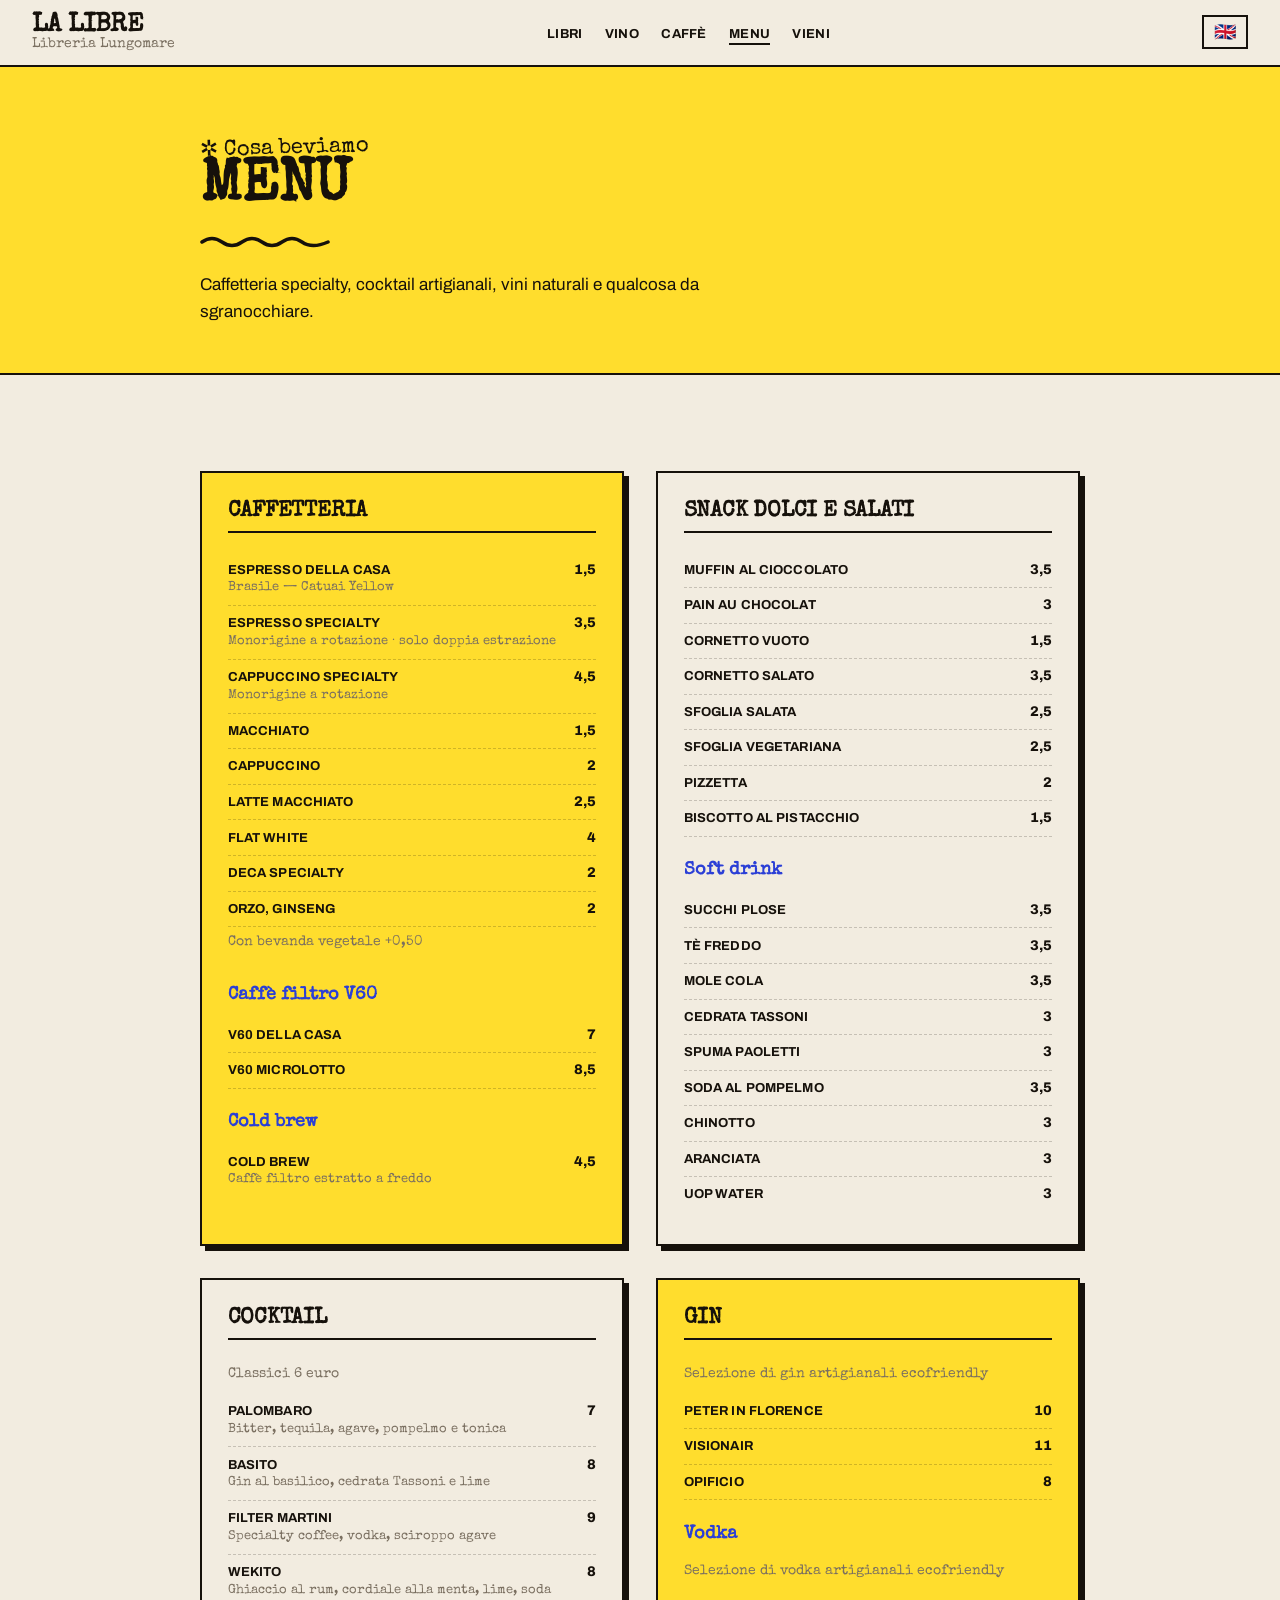
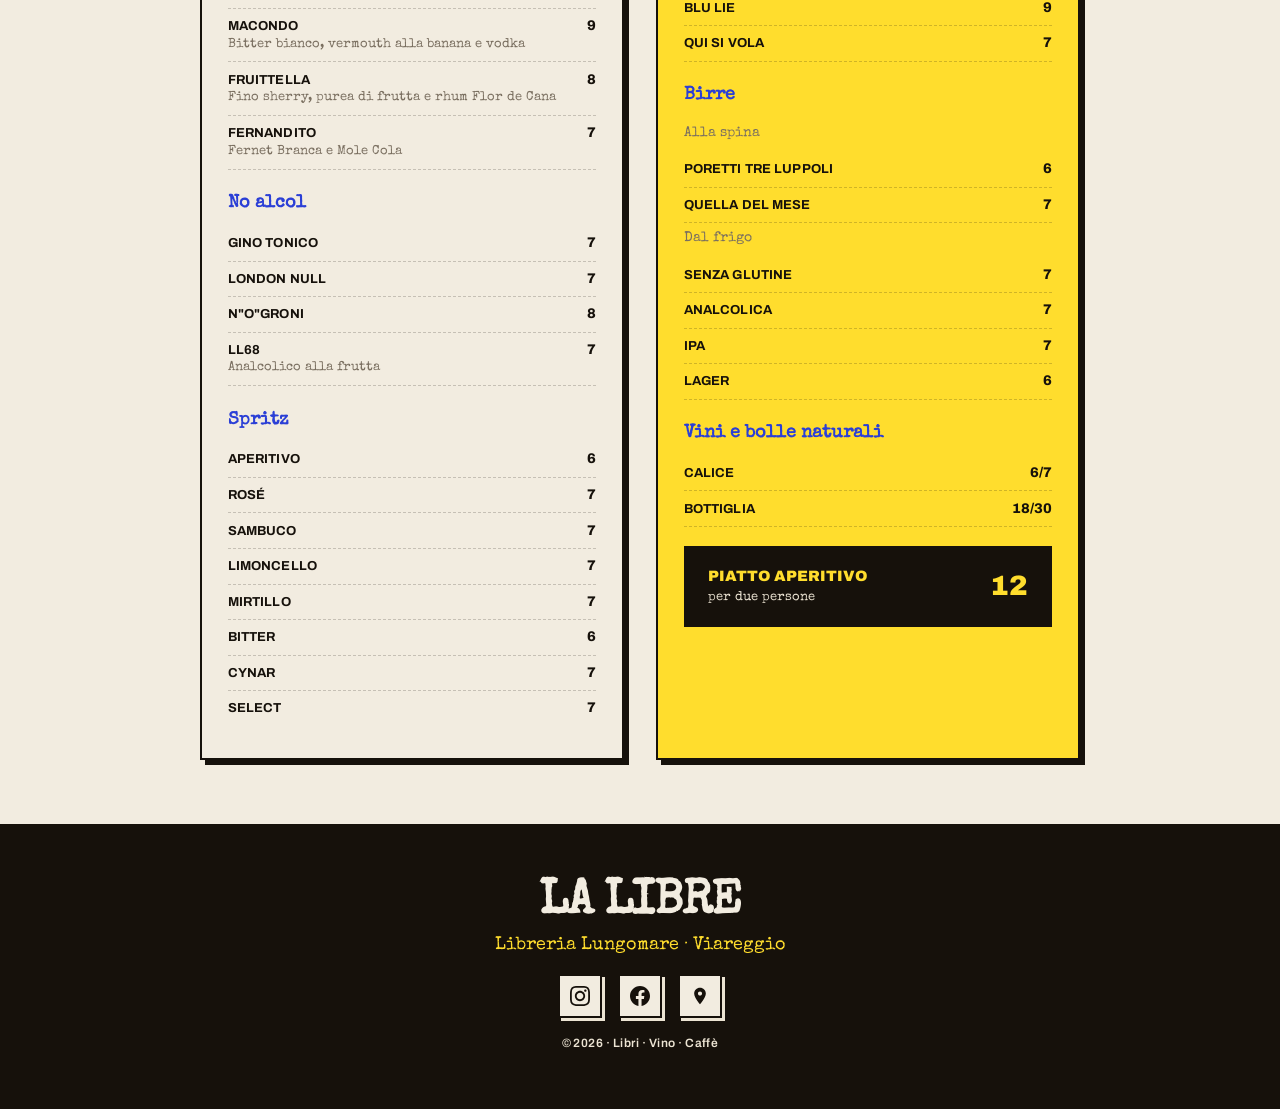
<file: menu.html>
<!DOCTYPE html>
<html lang="it">
<head>
  <meta charset="UTF-8" />
  <meta name="viewport" content="width=device-width, initial-scale=1.0" />
  <title>Menu — La Libre · Viareggio</title>
  <meta name="description" content="Il menu di La Libre: caffetteria, cocktail, vini naturali e snack." />
  <link rel="preconnect" href="https://fonts.googleapis.com" />
  <link rel="preconnect" href="https://fonts.gstatic.com" crossorigin />
  <link href="https://fonts.googleapis.com/css2?family=Archivo:wght@400;500;600;700;800;900&family=Special+Elite&display=swap" rel="stylesheet" />
  <link rel="stylesheet" href="lalibre.css" />
  
  
  
  
  <style>
    /* ── Menu-specific styles ── */
    .menu-grid {
      display: grid;
      grid-template-columns: 1fr 1fr;
      gap: 2rem;
      margin-top: 2rem;
    }
    .menu-block {
      background: var(--paper);
      border: var(--border);
      box-shadow: var(--shadow);
      padding: 1.8rem 1.6rem 2rem;
    }
    .menu-block-yellow {
      background: var(--marker);
    }
    .menu-block h2 {
      font-size: 22px;
      font-weight: 900;
      text-transform: uppercase;
      letter-spacing: -0.01em;
      border-bottom: var(--border);
      padding-bottom: 0.5rem;
      margin-bottom: 1.2rem;
    }
    .menu-block h3 {
      font-family: var(--font-hand);
      font-size: 18px;
      font-weight: 700;
      color: var(--accent);
      margin: 1.2rem 0 0.5rem;
    }
    .menu-row {
      display: flex;
      justify-content: space-between;
      align-items: baseline;
      gap: 0.5rem;
      padding: 0.38rem 0;
      border-bottom: 1px dashed rgba(22,17,11,0.2);
    }
    .menu-row:last-child { border-bottom: none; }
    .menu-item-name {
      font-weight: 700;
      font-size: 13px;
      text-transform: uppercase;
      letter-spacing: 0.01em;
      color: var(--ink);
      flex: 1;
    }
    .menu-item-note {
      font-family: var(--font-hand);
      font-size: 13px;
      color: var(--ink-mute);
      font-weight: 500;
      display: block;
      margin-top: -2px;
      text-transform: none;
      letter-spacing: 0;
    }
    .menu-item-price {
      font-weight: 800;
      font-size: 14px;
      color: var(--ink);
      white-space: nowrap;
      flex-shrink: 0;
    }
    
    .menu-note-row {
      font-family: var(--font-hand);
      font-size: 14px;
      color: var(--ink-mute);
      padding: 0.25rem 0 0.5rem;
      font-weight: 500;
    }
    .menu-highlight {
      background: var(--ink);
      color: var(--paper);
      padding: 1rem 1.4rem;
      margin-top: 1.2rem;
      display: flex;
      justify-content: space-between;
      align-items: center;
      border: var(--border);
    }
    .menu-highlight-label {
      font-weight: 900;
      font-size: 15px;
      text-transform: uppercase;
      color: var(--marker);
    }
    .menu-highlight-sub {
      font-family: var(--font-hand);
      font-size: 13px;
      color: var(--paper-2);
      display: block;
    }
    .menu-highlight-price {
      font-weight: 900;
      font-size: 28px;
      color: var(--marker);
    }
   

    .menu-footer-note {
      font-family: var(--font-hand);
      font-size: 16px;
      color: var(--ink-soft);
      text-align: center;
      margin-top: 1.4rem;
      padding: 1rem 1.4rem;
      border: var(--border);
      background: var(--paper-2);
      max-width: 560px;
      margin-left: auto;
      margin-right: auto;
      line-height: 1.5;
    }

    @media (max-width: 700px) {
      .menu-grid { grid-template-columns: 1fr; }
    }
  </style>
</head>
<body>

  <nav>
    <a href="index.html" class="nav-logo">
      <span class="nav-logo-main">La Libre</span>
      <span class="nav-logo-sub">Libreria Lungomare</span>
    </a>
    <ul class="nav-links">
      <li><a href="books.html" data-it="Libri" data-en="Books">Libri</a></li>
      <li><a href="wine.html" data-it="Vino" data-en="Wine">Vino</a></li>
      <li><a href="coffee.html" data-it="Caffè" data-en="Coffee">Caffè</a></li>
      <li><a href="menu.html" class="active" data-it="Menu" data-en="Menu">Menu</a></li>
      <li><a href="index.html#visit" data-it="Vieni" data-en="Visit">Vieni</a></li>
    </ul>
    <div class="nav-right">
      <button class="nav-lang" id="lang-toggle" title="Switch language">🇬🇧</button>
      <button class="burger" id="burger-toggle" aria-label="Menu" aria-expanded="false">
        <span></span><span></span><span></span>
      </button>
    </div>
  </nav>

  <div class="mobile-menu" id="mobile-menu">
    <a href="books.html" data-it="Libri" data-en="Books">Libri</a>
    <a href="wine.html" data-it="Vino" data-en="Wine">Vino</a>
    <a href="coffee.html" data-it="Caffè" data-en="Coffee">Caffè</a>
    <a href="menu.html" data-it="Menu" data-en="Menu">Menu</a>
    <a href="index.html#visit" data-it="Vieni" data-en="Visit">Vieni</a>
  </div>

  <div class="page-header">
    <div class="page-header-inner">
      <div class="eyebrow" data-it="Cosa beviamo" data-en="What we drink">Cosa beviamo</div>
      <h1 data-it="Menu" data-en="Menu">Il menu</h1>
      <div class="divider"></div>
      <p class="page-intro" data-it="Caffetteria specialty, cocktail artigianali, vini naturali e qualcosa da sgranocchiare." data-en="Specialty coffee, handcrafted cocktails, natural wines and something to eat.">
        Caffetteria specialty, cocktail artigianali, vini naturali e qualcosa da sgranocchiare.
      </p>
    </div>
  </div>

  <div class="list-section">
    <div class="list-inner">

      <!-- ═══════════════════════════════════════════
           ROW 1 — CAFFETTERIA + SNACK & SOFT DRINK
           ═══════════════════════════════════════════ -->
      <div class="menu-grid">

        <!-- CAFFETTERIA -->
        <div class="menu-block menu-block-yellow">
          <h2 data-it="Caffetteria" data-en="Coffee bar">Caffetteria</h2>

          <div class="menu-row">
            <div class="menu-item-name">
              Espresso della casa
              <span class="menu-item-note">Brasile — Catuai Yellow</span>
            </div>
            <div class="menu-item-price">1,5</div>
          </div>
          <div class="menu-row">
            <div class="menu-item-name">
              Espresso Specialty
              <span class="menu-item-note">Monorigine a rotazione · solo doppia estrazione</span>
            </div>
            <div class="menu-item-price">3,5</div>
          </div>
          <div class="menu-row">
            <div class="menu-item-name">
              Cappuccino Specialty
              <span class="menu-item-note">Monorigine a rotazione</span>
            </div>
            <div class="menu-item-price">4,5</div>
          </div>
          <div class="menu-row">
            <div class="menu-item-name">Macchiato</div>
            <div class="menu-item-price">1,5</div>
          </div>
          <div class="menu-row">
            <div class="menu-item-name">Cappuccino</div>
            <div class="menu-item-price">2</div>
          </div>
          <div class="menu-row">
            <div class="menu-item-name">Latte macchiato</div>
            <div class="menu-item-price">2,5</div>
          </div>
          <div class="menu-row">
            <div class="menu-item-name">Flat white</div>
            <div class="menu-item-price">4</div>
          </div>
          <div class="menu-row">
            <div class="menu-item-name">Deca Specialty</div>
            <div class="menu-item-price">2</div>
          </div>
          <div class="menu-row">
            <div class="menu-item-name">Orzo, Ginseng</div>
            <div class="menu-item-price">2</div>
          </div>
          <div class="menu-note-row">Con bevanda vegetale +0,50</div>

          <h3 data-it="Caffè filtro V60" data-en="V60 filter coffee">Caffè filtro V60</h3>
          <div class="menu-row">
            <div class="menu-item-name">V60 della casa</div>
            <div class="menu-item-price">7</div>
          </div>
          <div class="menu-row">
            <div class="menu-item-name">V60 microlotto</div>
            <div class="menu-item-price">8,5</div>
          </div>

          <h3>Cold brew</h3>
          <div class="menu-row">
            <div class="menu-item-name">
              Cold brew
              <span class="menu-item-note">Caffè filtro estratto a freddo</span>
            </div>
            <div class="menu-item-price">4,5</div>
          </div>
        </div>

        <!-- SNACK + SOFT DRINK -->
        <div class="menu-block">
          <h2 data-it="Snack dolci e salati" data-en="Sweet &amp; savoury snacks">Snack dolci e salati</h2>

          <div class="menu-row">
            <div class="menu-item-name">Muffin al cioccolato</div>
            <div class="menu-item-price">3,5</div>
          </div>
          <div class="menu-row">
            <div class="menu-item-name">Pain au chocolat</div>
            <div class="menu-item-price">3</div>
          </div>
          <div class="menu-row">
            <div class="menu-item-name">Cornetto vuoto</div>
            <div class="menu-item-price">1,5</div>
          </div>
          <div class="menu-row">
            <div class="menu-item-name">Cornetto salato</div>
            <div class="menu-item-price">3,5</div>
          </div>
          <div class="menu-row">
            <div class="menu-item-name">Sfoglia salata</div>
            <div class="menu-item-price">2,5</div>
          </div>
          <div class="menu-row">
            <div class="menu-item-name">Sfoglia vegetariana</div>
            <div class="menu-item-price">2,5</div>
          </div>
          <div class="menu-row">
            <div class="menu-item-name">Pizzetta</div>
            <div class="menu-item-price">2</div>
          </div>
          <div class="menu-row">
            <div class="menu-item-name">Biscotto al pistacchio</div>
            <div class="menu-item-price">1,5</div>
          </div>

          <h3>Soft drink</h3>
          <div class="menu-row">
            <div class="menu-item-name">Succhi Plose</div>
            <div class="menu-item-price">3,5</div>
          </div>
          <div class="menu-row">
            <div class="menu-item-name">Tè freddo</div>
            <div class="menu-item-price">3,5</div>
          </div>
          <div class="menu-row">
            <div class="menu-item-name">Mole Cola</div>
            <div class="menu-item-price">3,5</div>
          </div>
          <div class="menu-row">
            <div class="menu-item-name">Cedrata Tassoni</div>
            <div class="menu-item-price">3</div>
          </div>
          <div class="menu-row">
            <div class="menu-item-name">Spuma Paoletti</div>
            <div class="menu-item-price">3</div>
          </div>
          <div class="menu-row">
            <div class="menu-item-name">Soda al pompelmo</div>
            <div class="menu-item-price">3,5</div>
          </div>
          <div class="menu-row">
            <div class="menu-item-name">Chinotto</div>
            <div class="menu-item-price">3</div>
          </div>
          <div class="menu-row">
            <div class="menu-item-name">Aranciata</div>
            <div class="menu-item-price">3</div>
          </div>
          <div class="menu-row">
            <div class="menu-item-name">Uop Water</div>
            <div class="menu-item-price">3</div>
          </div>
        </div>

      </div><!-- /menu-grid row 1 -->


      <!-- ═══════════════════════════════════════════
           ROW 2 — COCKTAIL + GIN / VODKA / BIRRE
           ═══════════════════════════════════════════ -->
      <div class="menu-grid" style="margin-top:2rem;">

        <!-- COCKTAIL + NO ALCOL + SPRITZ -->
        <div class="menu-block">
          <h2 data-it="Cocktail" data-en="Cocktails">Cocktail</h2>
          <div class="menu-note-row">Classici 6 euro</div>

          <div class="menu-row">
            <div class="menu-item-name">
              Palombaro
              <span class="menu-item-note">Bitter, tequila, agave, pompelmo e tonica</span>
            </div>
            <div class="menu-item-price">7</div>
          </div>
          <div class="menu-row">
            <div class="menu-item-name">
              Basito
              <span class="menu-item-note">Gin al basilico, cedrata Tassoni e lime</span>
            </div>
            <div class="menu-item-price">8</div>
          </div>
          <div class="menu-row">
            <div class="menu-item-name">
              Filter Martini
              <span class="menu-item-note">Specialty coffee, vodka, sciroppo agave</span>
            </div>
            <div class="menu-item-price">9</div>
          </div>
          <div class="menu-row">
            <div class="menu-item-name">
              Wekito
              <span class="menu-item-note">Ghiaccio al rum, cordiale alla menta, lime, soda</span>
            </div>
            <div class="menu-item-price">8</div>
          </div>
          <div class="menu-row">
            <div class="menu-item-name">
              Macondo
              <span class="menu-item-note">Bitter bianco, vermouth alla banana e vodka</span>
            </div>
            <div class="menu-item-price">9</div>
          </div>
          <div class="menu-row">
            <div class="menu-item-name">
              Fruittella
              <span class="menu-item-note">Fino sherry, purea di frutta e rhum Flor de Cana</span>
            </div>
            <div class="menu-item-price">8</div>
          </div>
          <div class="menu-row">
            <div class="menu-item-name">
              Fernandito
              <span class="menu-item-note">Fernet Branca e Mole Cola</span>
            </div>
            <div class="menu-item-price">7</div>
          </div>

          <h3 data-it="No alcol" data-en="No alcohol">No alcol</h3>
          <div class="menu-row">
            <div class="menu-item-name">Gino Tonico</div>
            <div class="menu-item-price">7</div>
          </div>
          <div class="menu-row">
            <div class="menu-item-name">London Null</div>
            <div class="menu-item-price">7</div>
          </div>
          <div class="menu-row">
            <div class="menu-item-name">N"O"groni</div>
            <div class="menu-item-price">8</div>
          </div>
          <div class="menu-row">
            <div class="menu-item-name">
              LL68
              <span class="menu-item-note">Analcolico alla frutta</span>
            </div>
            <div class="menu-item-price">7</div>
          </div>

          <h3>Spritz</h3>
          <div class="menu-row">
            <div class="menu-item-name">Aperitivo</div>
            <div class="menu-item-price">6</div>
          </div>
          <div class="menu-row">
            <div class="menu-item-name">Rosé</div>
            <div class="menu-item-price">7</div>
          </div>
          <div class="menu-row">
            <div class="menu-item-name">Sambuco</div>
            <div class="menu-item-price">7</div>
          </div>
          <div class="menu-row">
            <div class="menu-item-name">Limoncello</div>
            <div class="menu-item-price">7</div>
          </div>
          <div class="menu-row">
            <div class="menu-item-name">Mirtillo</div>
            <div class="menu-item-price">7</div>
          </div>
          <div class="menu-row">
            <div class="menu-item-name">Bitter</div>
            <div class="menu-item-price">6</div>
          </div>
          <div class="menu-row">
            <div class="menu-item-name">Cynar</div>
            <div class="menu-item-price">7</div>
          </div>
          <div class="menu-row">
            <div class="menu-item-name">Select</div>
            <div class="menu-item-price">7</div>
          </div>
        </div>

        <!-- GIN + VODKA + BIRRE + VINI -->
        <div class="menu-block menu-block-yellow">
          <h2 data-it="Gin" data-en="Gin">Gin</h2>
          <div class="menu-note-row">Selezione di gin artigianali ecofriendly</div>
          <div class="menu-row">
            <div class="menu-item-name">Peter in Florence</div>
            <div class="menu-item-price">10</div>
          </div>
          <div class="menu-row">
            <div class="menu-item-name">Visionair</div>
            <div class="menu-item-price">11</div>
          </div>
          <div class="menu-row">
            <div class="menu-item-name">Opificio</div>
            <div class="menu-item-price">8</div>
          </div>

          <h3 data-it="Vodka" data-en="Vodka">Vodka</h3>
          <div class="menu-note-row">Selezione di vodka artigianali ecofriendly</div>
          <div class="menu-row">
            <div class="menu-item-name">Blu Lie</div>
            <div class="menu-item-price">9</div>
          </div>
          <div class="menu-row">
            <div class="menu-item-name">Qui si vola</div>
            <div class="menu-item-price">7</div>
          </div>

          <h3 data-it="Birre" data-en="Beers">Birre</h3>

          <div class="menu-note-row">Alla spina</div>
          <div class="menu-row">
            <div class="menu-item-name">Poretti Tre Luppoli</div>
            <div class="menu-item-price">6</div>
          </div>
          <div class="menu-row">
            <div class="menu-item-name">Quella del mese</div>
            <div class="menu-item-price">7</div>
          </div>

          <div class="menu-note-row">Dal frigo</div>
          <div class="menu-row">
            <div class="menu-item-name">Senza glutine</div>
            <div class="menu-item-price">7</div>
          </div>
          <div class="menu-row">
            <div class="menu-item-name">Analcolica</div>
            <div class="menu-item-price">7</div>
          </div>
          <div class="menu-row">
            <div class="menu-item-name">IPA</div>
            <div class="menu-item-price">7</div>
          </div>
          <div class="menu-row">
            <div class="menu-item-name">Lager</div>
            <div class="menu-item-price">6</div>
          </div>

          <h3 data-it="Vini e bolle naturali" data-en="Natural wines &amp; bubbles">Vini e bolle naturali</h3>
          <div class="menu-row">
            <div class="menu-item-name">Calice</div>
            <div class="menu-item-price">6/7</div>
          </div>
          <div class="menu-row">
            <div class="menu-item-name">Bottiglia</div>
            <div class="menu-item-price">18/30</div>
          </div>

          <!-- Piatto aperitivo highlight -->
          <div class="menu-highlight">
            <div>
              <div class="menu-highlight-label" data-it="Piatto aperitivo" data-en="Aperitivo platter">Piatto aperitivo</div>
              <span class="menu-highlight-sub" data-it="per due persone" data-en="for two">per due persone</span>
            </div>
            <div class="menu-highlight-price">12</div>
          </div>

        </div>

      </div><!-- /menu-grid row 2 -->



    </div><!-- /list-inner -->
  </div><!-- /list-section -->

  <footer>
    <div class="footer-logo">La Libre</div>
    <div class="footer-sub">Libreria Lungomare · Viareggio</div>
    <div class="footer-social">
      <a href="https://www.instagram.com/CIVAI_ALLA_LIBRE" target="_blank" rel="noopener" aria-label="Instagram">
        <svg viewBox="0 0 24 24" fill="currentColor"><path d="M12 2.163c3.204 0 3.584.012 4.85.07 3.252.148 4.771 1.691 4.919 4.919.058 1.265.069 1.645.069 4.849 0 3.205-.012 3.584-.069 4.849-.149 3.225-1.664 4.771-4.919 4.919-1.266.058-1.644.07-4.85.07-3.204 0-3.584-.012-4.849-.07-3.26-.149-4.771-1.699-4.919-4.92-.058-1.265-.07-1.644-.07-4.849 0-3.204.013-3.583.07-4.849.149-3.227 1.664-4.771 4.919-4.919 1.266-.057 1.645-.069 4.849-.069zm0-2.163c-3.259 0-3.667.014-4.947.072-4.358.2-6.78 2.618-6.98 6.98-.059 1.281-.073 1.689-.073 4.948 0 3.259.014 3.668.072 4.948.2 4.358 2.618 6.78 6.98 6.98 1.281.058 1.689.072 4.948.072 3.259 0 3.668-.014 4.948-.072 4.354-.2 6.782-2.618 6.979-6.98.059-1.28.073-1.689.073-4.948 0-3.259-.014-3.667-.072-4.947-.196-4.354-2.617-6.78-6.979-6.98-1.281-.059-1.69-.073-4.949-.073zm0 5.838c-3.403 0-6.162 2.759-6.162 6.162s2.759 6.163 6.162 6.163 6.162-2.759 6.162-6.163c0-3.403-2.759-6.162-6.162-6.162zm0 10.162c-2.209 0-4-1.79-4-4 0-2.209 1.791-4 4-4s4 1.791 4 4c0 2.21-1.791 4-4 4zm6.406-11.845c-.796 0-1.441.645-1.441 1.44s.645 1.44 1.441 1.44c.795 0 1.439-.645 1.439-1.44s-.644-1.44-1.439-1.44z"/></svg>
      </a>
      <a href="https://www.facebook.com/Civaicaffe/?locale=it_IT" target="_blank" rel="noopener" aria-label="Facebook">
        <svg viewBox="0 0 24 24" fill="currentColor"><path d="M24 12.073c0-6.627-5.373-12-12-12s-12 5.373-12 12c0 5.99 4.388 10.954 10.125 11.854v-8.385H7.078v-3.47h3.047V9.43c0-3.007 1.792-4.669 4.533-4.669 1.312 0 2.686.235 2.686.235v2.953H15.83c-1.491 0-1.956.925-1.956 1.874v2.25h3.328l-.532 3.47h-2.796v8.385C19.612 23.027 24 18.062 24 12.073z"/></svg>
      </a>
      <a href="https://www.google.com/searchviewer/10?svid=CAwSHRIbCgNwdnESFENnMHZaeTh4TVdaek5qWjZNMjVuGAo" target="_blank" rel="noopener" aria-label="Google">
        <svg viewBox="0 0 24 24" fill="currentColor"><path d="M12 2C8.13 2 5 5.13 5 9c0 5.25 7 13 7 13s7-7.75 7-13c0-3.87-3.13-7-7-7zm0 9.5c-1.38 0-2.5-1.12-2.5-2.5s1.12-2.5 2.5-2.5 2.5 1.12 2.5 2.5-1.12 2.5-2.5 2.5z"/></svg>
      </a>
    </div>
    <p>© 2026 · Libri · Vino · Caffè</p>
  </footer>

  <script src="products.js"></script>
  <script src="site.js"></script>
  <script>
    const lang = LaLibreSite.getLang();
    LaLibreSite.applyTranslations(lang);
    LaLibreSite.rewriteInternalLinks(lang);
  </script>
</body>
</html>
</file>
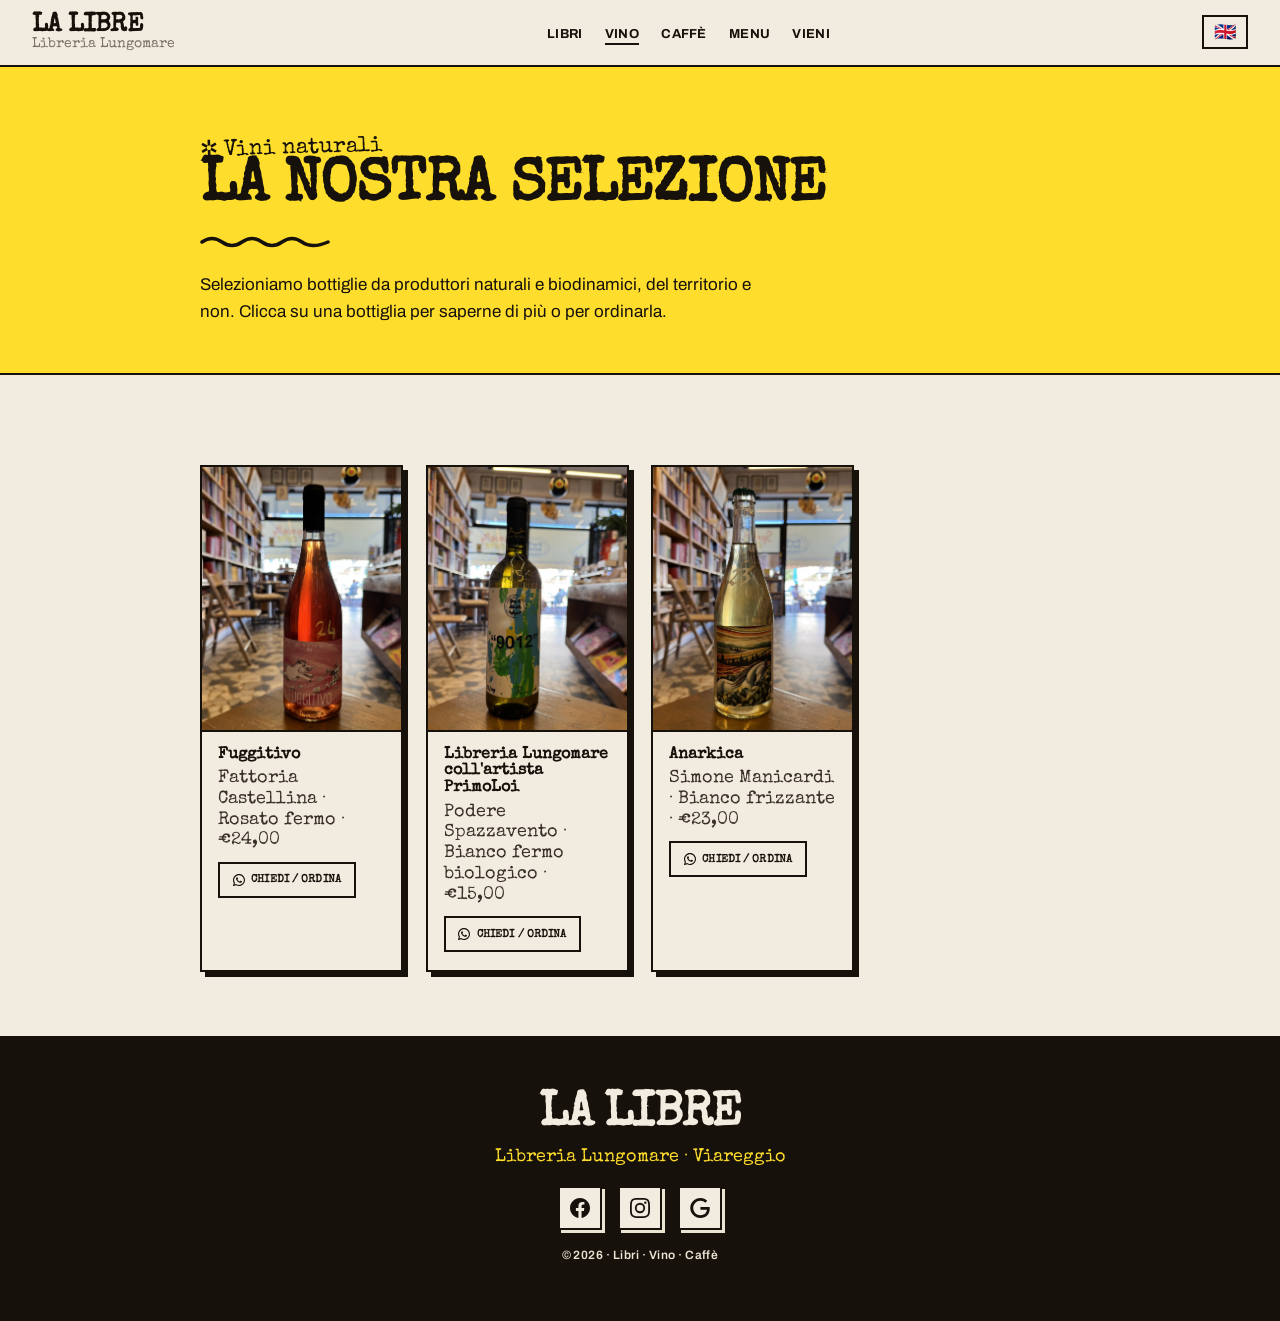
<file: wine.html>
<!DOCTYPE html>
<html lang="it">
<head>
  <meta charset="UTF-8" />
  <meta name="viewport" content="width=device-width, initial-scale=1.0" />
  <title>Vini. La Libre · Viareggio</title>
  <meta name="description" content="La selezione di vini naturali e biodinamici di La Libre, Viareggio." />
  <link rel="preconnect" href="https://fonts.googleapis.com" />
  <link rel="preconnect" href="https://fonts.gstatic.com" crossorigin />
  <link href="https://fonts.googleapis.com/css2?family=Archivo:wght@400;500;600;700;800;900&family=Special+Elite&display=swap" rel="stylesheet" />
<link rel="stylesheet" href="lalibre.css" />
</head>
<body>

  <nav>
    <a href="index.html" class="nav-logo">
      <span class="nav-logo-main">La Libre</span>
      <span class="nav-logo-sub">Libreria Lungomare</span>
    </a>
    <ul class="nav-links">
      <li><a href="books.html" data-it="Libri" data-en="Books">Libri</a></li>
      <li><a href="wine.html" class="active" data-it="Vino" data-en="Wine">Vino</a></li>
      <li><a href="coffee.html" data-it="Caffè" data-en="Coffee">Caffè</a></li>
      <li><a href="menu.html" data-it="Menu" data-en="Menu">Menu</a></li>
      <li><a href="index.html#visit" data-it="Vieni" data-en="Visit">Vieni</a></li>
    </ul>
    <div class="nav-right">
      <button class="nav-lang" id="lang-toggle" title="Switch language">🇬🇧</button>
      <button class="burger" id="burger-toggle" aria-label="Menu" aria-expanded="false">
        <span></span><span></span><span></span>
      </button>
    </div>
  </nav>

  <div class="mobile-menu" id="mobile-menu">
    <a href="books.html" data-it="Libri" data-en="Books">Libri</a>
    <a href="wine.html" data-it="Vino" data-en="Wine">Vino</a>
    <a href="coffee.html" data-it="Caffè" data-en="Coffee">Caffè</a>
    <a href="menu.html" data-it="Menu" data-en="Menu">Menu</a>
    <a href="index.html#visit" data-it="Vieni" data-en="Visit">Vieni</a>
  </div>

  <div class="page-header">
    <div class="page-header-inner">
      <div class="eyebrow" data-it="Vini naturali" data-en="Natural wines">Vini naturali</div>
      <h1 data-it="La nostra selezione" data-en="Our selection">La nostra selezione</h1>
      <div class="divider"></div>
      <p class="page-intro" data-it="Selezioniamo bottiglie da produttori naturali e biodinamici, del territorio e non. Clicca su una bottiglia per saperne di più o per ordinarla." data-en="We select bottles from natural and biodynamic producers, local and beyond. Click on a bottle to find out more or to order.">
        Selezioniamo bottiglie da produttori naturali e biodinamici, del territorio e non. Clicca su una bottiglia per saperne di più o per ordinarla.
      </p>
    </div>
  </div>

  <div class="list-section">
    <div class="list-inner">
      <div class="product-list" id="wine-list"></div>
    </div>
  </div>

  <footer>
    <div class="footer-logo">La Libre</div>
    <div class="footer-sub">Libreria Lungomare · Viareggio</div>
    <div class="footer-social">
      <a href="https://www.facebook.com/Civaicaffe/?locale=it_IT" target="_blank" rel="noopener" aria-label="Facebook">
        <svg xmlns="http://www.w3.org/2000/svg" viewBox="0 0 24 24" fill="currentColor"><path d="M24 12.073c0-6.627-5.373-12-12-12s-12 5.373-12 12c0 5.99 4.388 10.954 10.125 11.854v-8.385H7.078v-3.47h3.047V9.43c0-3.007 1.792-4.669 4.533-4.669 1.312 0 2.686.235 2.686.235v2.953H15.83c-1.491 0-1.956.925-1.956 1.874v2.25h3.328l-.532 3.47h-2.796v8.385C19.612 23.027 24 18.062 24 12.073z"/></svg>
      </a>
      <a href="https://www.instagram.com/CIVAI_ALLA_LIBRE" target="_blank" rel="noopener" aria-label="Instagram">
        <svg xmlns="http://www.w3.org/2000/svg" viewBox="0 0 24 24" fill="currentColor"><path d="M12 2.163c3.204 0 3.584.012 4.85.07 3.252.148 4.771 1.691 4.919 4.919.058 1.265.069 1.645.069 4.849 0 3.205-.012 3.584-.069 4.849-.149 3.225-1.664 4.771-4.919 4.919-1.266.058-1.644.07-4.85.07-3.204 0-3.584-.012-4.849-.07-3.26-.149-4.771-1.699-4.919-4.92-.058-1.265-.07-1.644-.07-4.849 0-3.204.013-3.583.07-4.849.149-3.227 1.664-4.771 4.919-4.919 1.266-.057 1.645-.069 4.849-.069zM12 0C8.741 0 8.333.014 7.053.072 2.695.272.273 2.69.073 7.052.014 8.333 0 8.741 0 12c0 3.259.014 3.668.072 4.948.2 4.358 2.618 6.78 6.98 6.98C8.333 23.986 8.741 24 12 24c3.259 0 3.668-.014 4.948-.072 4.354-.2 6.782-2.618 6.979-6.98.059-1.28.073-1.689.073-4.948 0-3.259-.014-3.667-.072-4.947-.196-4.354-2.617-6.78-6.979-6.98C15.668.014 15.259 0 12 0zm0 5.838a6.162 6.162 0 1 0 0 12.324 6.162 6.162 0 0 0 0-12.324zM12 16a4 4 0 1 1 0-8 4 4 0 0 1 0 8zm6.406-11.845a1.44 1.44 0 1 0 0 2.881 1.44 1.44 0 0 0 0-2.881z"/></svg>
      </a>
      <a href="https://www.google.com/searchviewer/10?svid=CAwSHRIbCgNwdnESFENnMHZaeTh4TVdaek5qWjZNMjVuGAo" target="_blank" rel="noopener" aria-label="Google">
        <svg xmlns="http://www.w3.org/2000/svg" viewBox="0 0 24 24" fill="currentColor"><path d="M12.48 10.92v3.28h7.84c-.24 1.84-.853 3.187-1.787 4.133-1.147 1.147-2.933 2.4-6.053 2.4-4.827 0-8.6-3.893-8.6-8.72s3.773-8.72 8.6-8.72c2.6 0 4.507 1.027 5.907 2.347l2.307-2.307C18.747 1.44 16.133 0 12.48 0 5.867 0 .307 5.387.307 12s5.56 12 12.173 12c3.573 0 6.267-1.173 8.373-3.36 2.16-2.16 2.84-5.213 2.84-7.667 0-.76-.053-1.467-.173-2.053H12.48z"/></svg>
      </a>
    </div>
    <p>© 2026 · Libri · Vino · Caffè</p>
  </footer>

  <script src="products.js"></script>
  <script src="site.js"></script>
  <script>
    const WA_ICON = `<svg xmlns="http://www.w3.org/2000/svg" width="12" height="12" viewBox="0 0 24 24" fill="currentColor"><path d="M17.472 14.382c-.297-.149-1.758-.867-2.03-.967-.273-.099-.471-.148-.67.15-.197.297-.767.966-.94 1.164-.173.199-.347.223-.644.075-.297-.15-1.255-.463-2.39-1.475-.883-.788-1.48-1.761-1.653-2.059-.173-.297-.018-.458.13-.606.134-.133.298-.347.446-.52.149-.174.198-.298.298-.497.099-.198.05-.371-.025-.52-.075-.149-.669-1.612-.916-2.207-.242-.579-.487-.5-.669-.51-.173-.008-.371-.01-.57-.01-.198 0-.52.074-.792.372-.272.297-1.04 1.016-1.04 2.479 0 1.462 1.065 2.875 1.213 3.074.149.198 2.096 3.2 5.077 4.487.709.306 1.262.489 1.694.625.712.227 1.36.195 1.871.118.571-.085 1.758-.719 2.006-1.413.248-.694.248-1.289.173-1.413-.074-.124-.272-.198-.57-.347z"/><path d="M12 0C5.373 0 0 5.373 0 12c0 2.126.553 4.122 1.523 5.855L.057 23.215a.75.75 0 0 0 .923.923l5.36-1.466A11.945 11.945 0 0 0 12 24c6.627 0 12-5.373 12-12S18.627 0 12 0zm0 21.75a9.694 9.694 0 0 1-4.98-1.371l-.356-.212-3.705 1.013 1.013-3.705-.212-.356A9.694 9.694 0 0 1 2.25 12C2.25 6.615 6.615 2.25 12 2.25S21.75 6.615 21.75 12 17.385 21.75 12 21.75z"/></svg>`;

    function buildWineList() {
      const container = document.getElementById('wine-list');
      PRODUCTS.wine.forEach(p => {
        const wa = waLink(p.title, 'wine');
        const card = document.createElement('div');
        card.className = 'card';
        card.innerHTML = `
          <div class="card-img"><img loading="lazy" src="${p.foto}" alt="${p.title}" /></div>
          <div class="card-body">
            <div class="card-title">${p.title}</div>
            <div class="card-sub">${p.sub}</div>
            <a class="wa-btn" href="${wa}" target="_blank" rel="noopener" onclick="event.stopPropagation()">
              ${WA_ICON} <span data-it="Chiedi / Ordina" data-en="Ask / Order">Chiedi / Ordina</span>
            </a>
          </div>`;
        card.addEventListener('click', () => {
          window.location.href = `detail.html?id=${p.id}&cat=wine&lang=${LaLibreSite.getLang()}`;
        });
        container.appendChild(card);
      });
    }

    buildWineList();

    // Re-apply translations/link language now that dynamic cards exist
    const lang = LaLibreSite.getLang();
    LaLibreSite.applyTranslations(lang);
    LaLibreSite.rewriteInternalLinks(lang);
  </script>
</body>
</html>
</file>
<file: lalibre.css>
/* ───────────────────────────────────────────────────────────────
   La Libre — shared stylesheet  (Oatly-inspired skin)
   One file for every page. Change a colour here, it changes everywhere.
   All original class names are preserved so the JS keeps working.
   ─────────────────────────────────────────────────────────────── */

/* ── Reset ── */
*, *::before, *::after { box-sizing: border-box; margin: 0; padding: 0; }
img { display: block; width: 100%; object-fit: cover; }

/* ── Palette & tokens ── */
:root {
  --paper:    #f2ece0;   /* warm off-white "paper" background        */
  --paper-2:  #ece4d3;   /* slightly deeper paper for alt sections   */
  --ink:      #16110b;   /* near-black ink — borders, headlines      */
  --ink-soft: #3a3027;   /* body text                                */
  --ink-mute: #7a6f60;   /* captions, meta                           */
  --accent:   #2b3fd6;   /* loud Oatly blue — links & button hovers  */
  --marker:   #ffdd2d;   /* highlighter yellow — color-blocks & pops */
  --wa:       #25d366;   /* WhatsApp green                           */

  --border:   2.5px solid var(--ink);
  --shadow:   5px 5px 0 var(--ink);          /* hard "sticker" shadow */
  --shadow-lg: 8px 8px 0 var(--ink);

  --font-display: 'Special Elite', cursive;
  --font-body:    'Archivo', system-ui, sans-serif;
  --font-hand:    'Special Elite', cursive;

  /* hand-drawn marker squiggle, used for .divider */
  --squiggle: url("data:image/svg+xml,%3Csvg xmlns='http://www.w3.org/2000/svg' width='130' height='14' viewBox='0 0 130 14'%3E%3Cpath d='M2 8 Q 12 1 22 8 T 42 8 T 62 8 T 82 8 T 102 8 T 128 8' fill='none' stroke='%2316110b' stroke-width='3.5' stroke-linecap='round'/%3E%3C/svg%3E");
}

/* ── Base ── */
body {
  font-family: var(--font-body);
  font-weight: 400;
  background: var(--paper);
  color: var(--ink-soft);
  line-height: 1.6;
  -webkit-font-smoothing: antialiased;
}

a { color: var(--accent); }

/* ── Headlines ── */
h1, h2, .detail-title, .footer-logo, .nav-logo-main {
  font-family: var(--font-display);
  color: var(--ink);
  font-weight: 800;
  letter-spacing: -0.02em;
  line-height: 0.98;
}

/* The marker squiggle that sits under every heading */
.divider {
  width: 130px;
  height: 14px;
  background: var(--squiggle) no-repeat left center / contain;
  margin: 1rem 0 1.4rem;
}

/* Eyebrow = scrawled hand-written note */
.eyebrow {
  font-family: var(--font-hand);
  font-size: 22px;
  font-weight: 400;
  letter-spacing: 0;
  text-transform: none;
  color: var(--accent);
  margin-bottom: 0.1rem;
  transform: rotate(-1.5deg);
}
.eyebrow::before { content: "✲ "; }

/* ── Nav ── */
nav {
  position: sticky; top: 0; z-index: 100;
  background: var(--paper);
  border-bottom: var(--border);
  padding: 0.85rem 2rem;
  display: flex; align-items: center; justify-content: space-between; gap: 1rem;
}
.nav-logo { text-decoration: none; white-space: nowrap; line-height: 1; }
.nav-logo-main {
  font-size: 26px; font-weight: 900; text-transform: uppercase;
  letter-spacing: -0.03em; display: block;
}
.nav-logo-sub {
  font-family: var(--font-hand); font-size: 14px; color: var(--ink-mute);
  letter-spacing: 0; display: block; margin-top: -2px;
}
.nav-links { display: flex; gap: 1.4rem; list-style: none; }
.nav-links a {
  font-size: 13px; color: var(--ink); text-decoration: none;
  letter-spacing: 0.02em; text-transform: uppercase; font-weight: 700;
  padding-bottom: 2px; border-bottom: 2.5px solid transparent;
  transition: border-color 0.15s, color 0.15s;
}
.nav-links a:hover, .nav-links a.active {
  color: var(--ink); border-bottom-color: var(--ink);
}
.nav-right { display: flex; align-items: center; gap: 0.75rem; }
.nav-lang {
  font-size: 18px; border: var(--border); padding: 4px 10px; border-radius: 0;
  cursor: pointer; background: var(--paper); white-space: nowrap;
  transition: background 0.15s;
}
.nav-lang:hover { background: var(--marker); }

.burger {
  display: none; flex-direction: column; justify-content: center; gap: 5px;
  width: 38px; height: 38px; background: var(--paper);
  border: var(--border); border-radius: 0; cursor: pointer; padding: 0;
}
.burger span {
  display: block; width: 18px; height: 2.5px; background: var(--ink);
  margin: 0 auto; transition: transform 0.25s, opacity 0.25s;
}
.burger.open span:nth-child(1) { transform: translateY(7.5px) rotate(45deg); }
.burger.open span:nth-child(2) { opacity: 0; }
.burger.open span:nth-child(3) { transform: translateY(-7.5px) rotate(-45deg); }

.mobile-menu {
  display: none; flex-direction: column; background: var(--marker);
  border-bottom: var(--border); overflow: hidden; max-height: 0;
  transition: max-height 0.3s ease;
}
.mobile-menu.open { max-height: 320px; }
.mobile-menu a {
  padding: 0.95rem 1.2rem; font-size: 15px; font-weight: 700;
  letter-spacing: 0.02em; text-transform: uppercase; color: var(--ink);
  text-decoration: none; border-bottom: 2.5px solid var(--ink);
}
.mobile-menu a:last-child { border-bottom: none; }

/* ── Buttons (shared look) ── */
.btn, .see-all, .see-all-top, .wa-btn, .back-link {
  display: inline-flex; align-items: center; gap: 0.4rem;
  font-family: var(--font-display); font-weight: 800;
  text-transform: uppercase; letter-spacing: 0.01em; text-decoration: none;
  border: var(--border); border-radius: 0; cursor: pointer;
  transition: transform 0.12s, box-shadow 0.12s, background 0.15s, color 0.15s;
}

/* Primary call to action */
.btn {
  background: var(--ink); color: var(--paper);
  font-size: 14px; padding: 0.85rem 1.9rem; box-shadow: var(--shadow);
}
.btn:hover {
  background: var(--accent); color: #fff;
  transform: translate(-2px,-2px); box-shadow: var(--shadow-lg);
}

/* "See all" links rendered as outlined chips */
.see-all, .see-all-top, .back-link {
  background: var(--paper); color: var(--ink);
  font-size: 12px; padding: 0.55rem 1rem;
}
.see-all:hover, .see-all-top:hover, .back-link:hover {
  background: var(--marker); transform: translate(-1px,-1px);
}
.see-all { margin-top: 1.6rem; }
.section-head .see-all-top { margin-top: 0.2rem; }

/* WhatsApp pill on cards */
.wa-btn {
  background: var(--paper); color: var(--ink);
  font-size: 11px; padding: 0.45rem 0.8rem; white-space: nowrap;
}
.wa-btn svg { flex-shrink: 0; }
.wa-btn:hover { background: var(--wa); color: var(--ink); transform: translate(-1px,-1px); }

/* ── Hero (home) ── */
.hero {
  background: var(--paper);
  border-bottom: var(--border);
  padding: 3.5rem 2rem 4rem;
  display: flex; flex-direction: column; align-items: center; text-align: center;
}
.hero-img {
  width: 100%; max-width: 880px; height: 340px;
  border: var(--border); box-shadow: var(--shadow-lg);
  overflow: hidden; margin-bottom: 2.5rem;
  display: flex; align-items: center; justify-content: center;
  color: var(--ink-mute); font-size: 12px; background: var(--paper-2);
}
.hero-img img { width: 100%; height: 100%; object-fit: cover; }
.hero h1 {
  font-size: clamp(38px, 8vw, 78px);
  max-width: 14ch; margin-bottom: 1.6rem;
  text-transform: uppercase;
}
/* highlighter swipe behind the headline */
.hero h1 { 
  display: inline-block;
  background: linear-gradient(var(--marker), var(--marker)) no-repeat;
  background-size: 100% 0.42em; background-position: 0 88%;
  padding: 0 0.15em;
}
.hero p {
  font-size: 17px; color: var(--ink-soft); max-width: 480px;
  line-height: 1.6; margin-bottom: 2rem;
}

/* ── Sections (home) ── */
section {
  padding: 4rem 2rem;
  border-bottom: var(--border);
}
section:nth-child(even) { background: var(--paper-2); }
.section-inner { max-width: 880px; margin: 0 auto; }
h2 { font-size: clamp(26px, 4.5vw, 44px); margin-bottom: 0.4rem; }
.section-body { font-size: 16px; color: var(--ink-soft); line-height: 1.7; max-width: 560px; }
.section-head { display: flex; align-items: flex-start; justify-content: space-between; gap: 1rem; }

/* ── Page header (sub-pages) — bold yellow color-block ── */
.page-header {
  background: var(--marker);
  border-bottom: var(--border);
  padding: 3.5rem 2rem 3rem;
}
.page-header-inner { max-width: 880px; margin: 0 auto; }
.page-header .eyebrow { color: var(--ink); }
.page-header h1 { font-size: clamp(34px, 6vw, 60px); text-transform: uppercase; margin-bottom: 0.4rem; }
.page-header .divider { /* squiggle reads fine on yellow */ }
.page-intro { font-size: 17px; color: var(--ink); line-height: 1.6; max-width: 580px; }

/* ── Listing wrappers ── */
.content-section, .list-section { padding: 4rem 2rem; }
.content-inner, .list-inner { max-width: 880px; margin: 0 auto; }
.cards, .product-list {
  display: grid; gap: 1.4rem; margin-top: 1.6rem;
  grid-template-columns: repeat(auto-fill, minmax(200px, 1fr));
}
.cards { grid-template-columns: repeat(auto-fit, minmax(180px, 1fr)); }

/* ── Cards ── */
.card {
  background: var(--paper); border: var(--border); border-radius: 0;
  overflow: hidden; cursor: pointer; text-decoration: none; color: inherit;
  display: block; box-shadow: var(--shadow);
  transition: transform 0.14s, box-shadow 0.14s;
}
section:nth-child(even) .card { background: var(--paper); }
.card:hover { transform: translate(-3px,-3px); box-shadow: var(--shadow-lg); }
.card-img { background: var(--paper-2); aspect-ratio: 3/4; overflow: hidden; border-bottom: var(--border); }
.card-img img { width: 100%; height: 100%; object-fit: cover; transition: transform 0.3s; }
.card:hover .card-img img { transform: scale(1.04); }
.card-body { padding: 0.9rem 1rem 1.1rem; }
.card-title { font-family: var(--font-display); font-weight: 800; font-size: 16px; color: var(--ink); line-height: 1.05; margin-bottom: 0.3rem; }
.card-sub { font-family: var(--font-hand); font-size: 18px; color: var(--ink-soft); line-height: 1.15; margin-bottom: 0.7rem; }

/* ── Visit (home) ── */
.info-grid { display: grid; grid-template-columns: 1fr 1fr; gap: 1.4rem; margin-top: 1.6rem; }
.info-item { font-size: 15px; color: var(--ink-soft); }
.info-item a { color: var(--ink); text-decoration: none; border-bottom: 2px solid var(--marker); }
.info-label {
  display: block; font-family: var(--font-hand); font-size: 22px;
  letter-spacing: 0; text-transform: none; color: var(--accent);
  margin-bottom: 0.15rem; font-weight: 400;
}
iframe { border: var(--border) !important; border-radius: 0 !important; box-shadow: var(--shadow); }

/* ── Detail page ── */
.breadcrumb { padding: 1.2rem 2rem; max-width: 880px; margin: 0 auto; font-size: 13px; color: var(--ink-mute); font-weight: 600; }
.breadcrumb a { color: var(--ink-mute); text-decoration: none; }
.breadcrumb a:hover { color: var(--accent); }
.breadcrumb span { margin: 0 0.45rem; }

.detail-wrap {
  max-width: 880px; margin: 0 auto; padding: 1.5rem 2rem 5rem;
  display: grid; grid-template-columns: 340px 1fr; gap: 3rem; align-items: start;
}
.detail-img-wrap { border: var(--border); box-shadow: var(--shadow-lg); border-radius: 0; overflow: hidden; aspect-ratio: 3/4; background: var(--paper-2); }
.detail-img-wrap img { width: 100%; height: 100%; object-fit: cover; }
.detail-title { font-size: clamp(30px, 4vw, 44px); margin-bottom: 0.5rem; }
.detail-meta { font-family: var(--font-hand); font-size: 20px; color: var(--ink-soft); line-height: 1.2; }
.detail-price { font-family: var(--font-display); font-weight: 800; font-size: 26px; color: var(--ink); margin: 1rem 0 0.25rem; }
.detail-desc { font-size: 16px; color: var(--ink-soft); line-height: 1.75; max-width: 500px; margin-bottom: 2rem; }

.wa-cta {
  display: inline-flex; align-items: center; gap: 0.6rem;
  background: var(--wa); color: var(--ink);
  font-family: var(--font-display); font-size: 15px; font-weight: 800;
  text-transform: uppercase; letter-spacing: 0.01em;
  padding: 0.85rem 1.7rem; border: var(--border); border-radius: 0;
  box-shadow: var(--shadow); text-decoration: none;
  transition: transform 0.12s, box-shadow 0.12s;
}
.wa-cta:hover { transform: translate(-2px,-2px); box-shadow: var(--shadow-lg); }
.wa-cta svg { flex-shrink: 0; }
.wa-note { font-family: var(--font-hand); font-size: 16px; color: var(--ink-mute); margin-top: 0.7rem; }
.back-link { margin-top: 2.5rem; }

.not-found { text-align: center; padding: 6rem 2rem; }
.not-found h2 { font-size: 34px; margin-bottom: 1rem; }
.not-found p { font-size: 16px; color: var(--ink-soft); }

/* ── Footer ── */
footer { background: var(--ink); padding: 3.5rem 2rem; text-align: center; }
.footer-logo { font-size: 48px; font-weight: 900; text-transform: uppercase; color: var(--paper); margin-bottom: 0.25rem; letter-spacing: -0.03em; }
.footer-sub { font-family: var(--font-hand); font-size: 18px; color: var(--marker); margin-bottom: 0.9rem; }
footer p { font-size: 12px; color: var(--paper-2); letter-spacing: 0.04em; font-weight: 600; }

/* ── Footer social icons ── */
.footer-social {
  display: flex;
  justify-content: center;
  gap: 1rem;
  margin-bottom: 1rem;
}
.footer-social a {
  display: flex;
  align-items: center;
  justify-content: center;
  width: 44px;
  height: 44px;
  background: var(--paper);
  color: var(--ink);
  border: var(--border);
  box-shadow: 3px 3px 0 var(--paper-2);
  transition: transform 0.12s, box-shadow 0.12s, background 0.15s;
}
.footer-social a svg { width: 20px; height: 20px; }
.footer-social a:hover {
  background: var(--marker);
  transform: translate(-2px, -2px);
  box-shadow: 5px 5px 0 var(--paper-2);
}

/* ── Responsive ── */
@media (max-width: 768px) {
  .detail-wrap { grid-template-columns: 1fr; gap: 1.8rem; }
  .detail-img-wrap { max-width: 300px; }
}
@media (max-width: 640px) {
  nav { padding: 0.75rem 1.2rem; }
  .nav-links { display: none; }
  .burger { display: flex; }
  .mobile-menu { display: flex; }
  .hero { padding: 2.5rem 1.2rem 3rem; }
  section, .page-header, .content-section, .list-section { padding-left: 1.2rem; padding-right: 1.2rem; }
  section { padding-top: 2.8rem; padding-bottom: 2.8rem; }
  .section-head { flex-direction: column; gap: 0.6rem; }
  .info-grid { grid-template-columns: 1fr; }
  .cards, .product-list { grid-template-columns: repeat(2, 1fr); gap: 0.9rem; }
  .breadcrumb { padding: 1rem 1.2rem; }
  .footer-logo { font-size: 36px; }
}

/* ── Reduced motion ── */
@media (prefers-reduced-motion: reduce) { * { transition: none !important; } }
</file>
